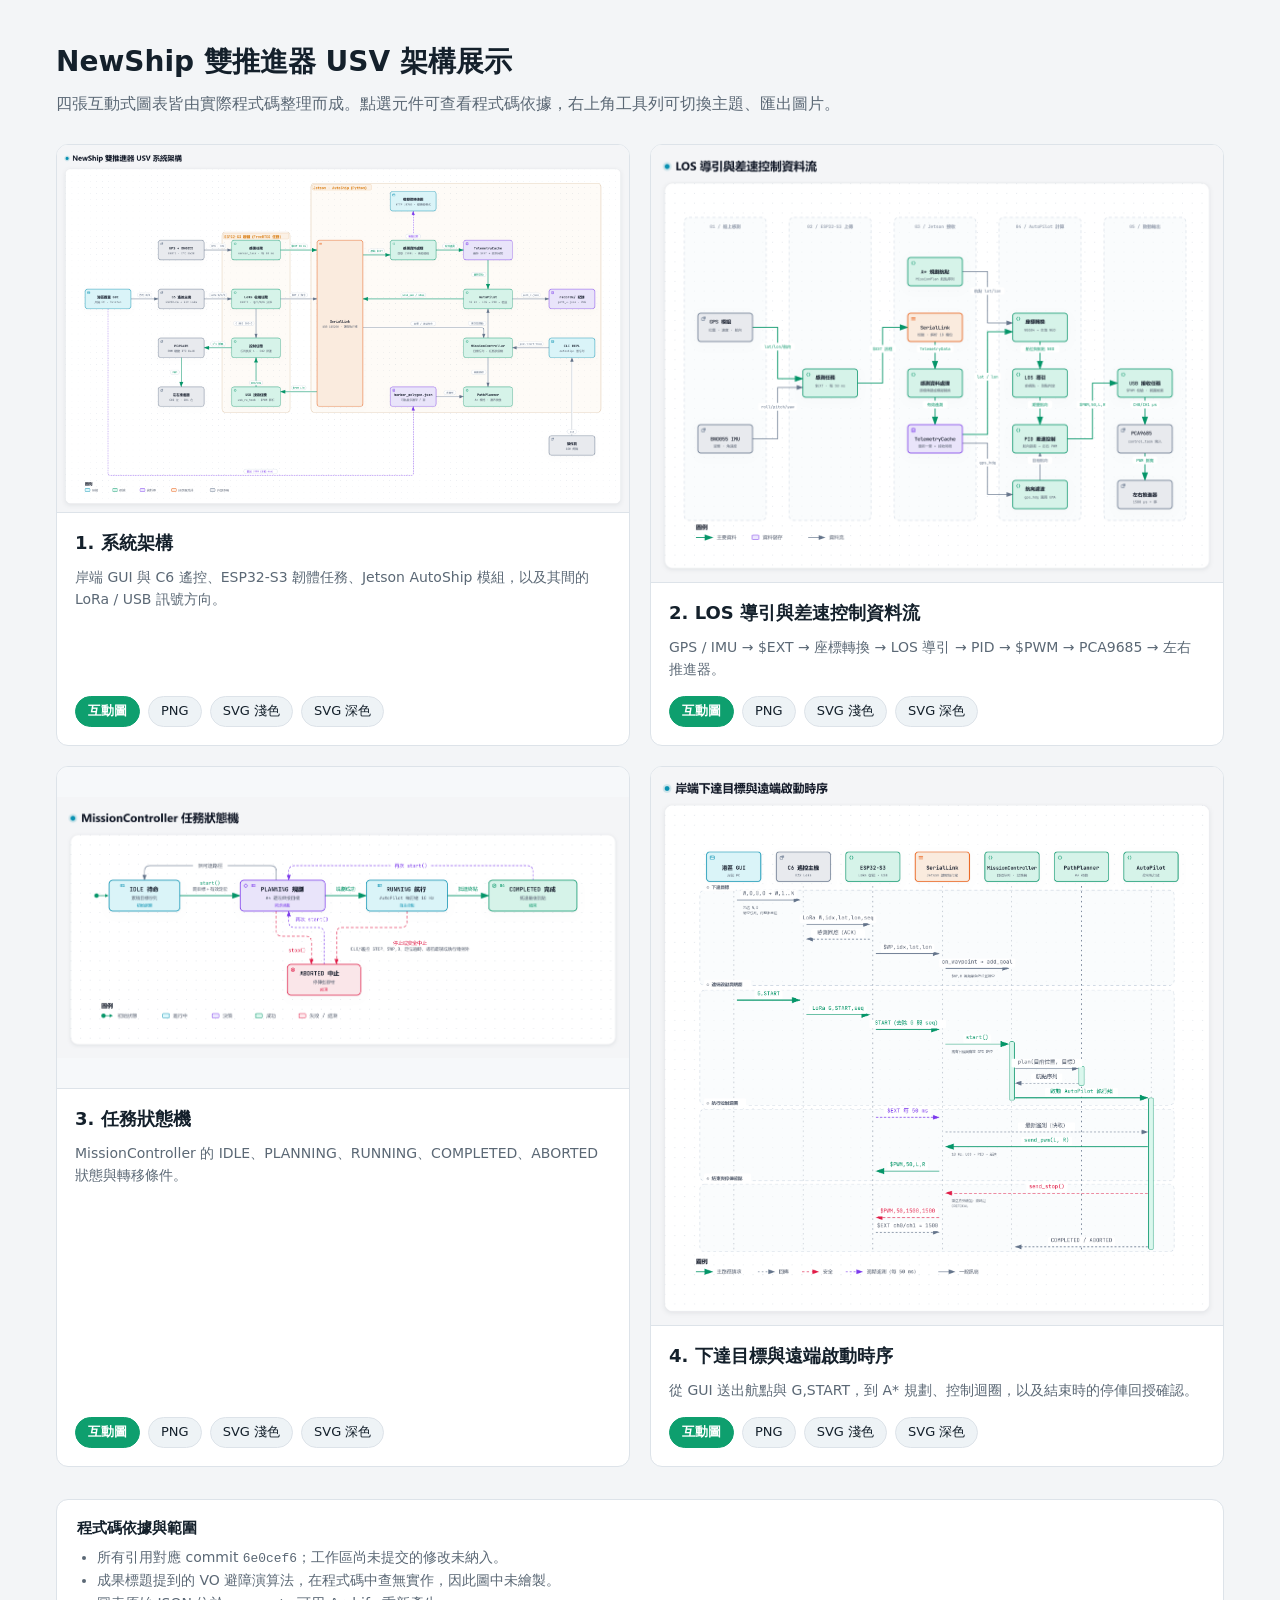
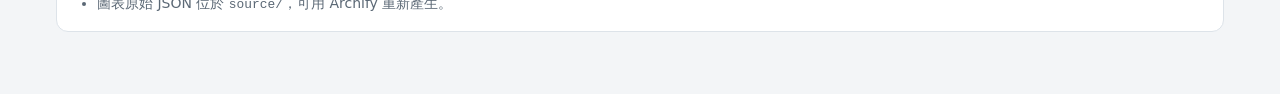
<file: index.html>
<!doctype html>
<html lang="zh-Hant-TW">
<head>
<meta charset="utf-8">
<meta name="viewport" content="width=device-width, initial-scale=1">
<title>NewShip 架構展示</title>
<style>
  :root {
    --bg: #f3f5f7; --panel: #ffffff; --ink: #14202b; --muted: #5b6875;
    --line: #dde3e9; --accent: #0e9f6e; --accent-ink: #ffffff; --chip: #eef3f6;
  }
  @media (prefers-color-scheme: dark) {
    :root:not([data-theme="light"]) {
      --bg: #0f151b; --panel: #172029; --ink: #e6edf3; --muted: #9aa7b4;
      --line: #273441; --accent: #34d399; --accent-ink: #062016; --chip: #1e2a35;
    }
  }
  :root[data-theme="dark"] {
    --bg: #0f151b; --panel: #172029; --ink: #e6edf3; --muted: #9aa7b4;
    --line: #273441; --accent: #34d399; --accent-ink: #062016; --chip: #1e2a35;
  }
  * { box-sizing: border-box; }
  body { margin: 0; background: var(--bg); color: var(--ink);
    font-family: "Noto Sans TC", "Microsoft JhengHei", system-ui, sans-serif; line-height: 1.6; }
  main { max-width: 1200px; margin: 0 auto; padding: 40px 16px 64px; }
  h1 { font-size: 28px; margin: 0 0 6px; }
  .lead { color: var(--muted); margin: 0 0 28px; }
  .grid { display: grid; grid-template-columns: repeat(auto-fill, minmax(min(100%, 540px), 1fr)); gap: 20px; }
  .card { background: var(--panel); border: 1px solid var(--line); border-radius: 12px; overflow: hidden;
    display: flex; flex-direction: column; }
  .thumb { aspect-ratio: 16 / 9; background: #f6f8fa; border-bottom: 1px solid var(--line);
    display: flex; align-items: center; justify-content: center; }
  .thumb img { max-width: 100%; max-height: 100%; object-fit: contain; }
  .body { padding: 16px 18px 18px; display: flex; flex-direction: column; gap: 8px; flex: 1; }
  .body h2 { font-size: 18px; margin: 0; }
  .body p { margin: 0; color: var(--muted); font-size: 14px; }
  .links { display: flex; flex-wrap: wrap; gap: 8px; margin-top: auto; padding-top: 8px; }
  .links a { font-size: 13px; text-decoration: none; color: var(--ink); background: var(--chip);
    border: 1px solid var(--line); border-radius: 999px; padding: 4px 12px; }
  .links a.primary { background: var(--accent); color: var(--accent-ink); border-color: var(--accent); font-weight: 600; }
  .note { margin-top: 32px; background: var(--panel); border: 1px solid var(--line); border-radius: 12px; padding: 16px 20px; font-size: 14px; }
  .note h3 { margin: 0 0 6px; font-size: 15px; }
  .note ul { margin: 0; padding-left: 20px; color: var(--muted); }
  code { font-family: ui-monospace, Consolas, monospace; font-size: 0.92em; }
</style>
</head>
<body>
<main>
  <h1>NewShip 雙推進器 USV 架構展示</h1>
  <p class="lead">四張互動式圖表皆由實際程式碼整理而成。點選元件可查看程式碼依據，右上角工具列可切換主題、匯出圖片。</p>

  <div class="grid">
    <article class="card">
      <div class="thumb"><img src="exports/01-system-architecture.png" alt="系統架構圖縮圖"></div>
      <div class="body">
        <h2>1. 系統架構</h2>
        <p>岸端 GUI 與 C6 遙控、ESP32-S3 韌體任務、Jetson AutoShip 模組，以及其間的 LoRa / USB 訊號方向。</p>
        <div class="links">
          <a class="primary" href="01-system-architecture.html">互動圖</a>
          <a href="exports/01-system-architecture.png">PNG</a>
          <a href="exports/01-system-architecture-light.svg">SVG 淺色</a>
          <a href="exports/01-system-architecture-dark.svg">SVG 深色</a>
        </div>
      </div>
    </article>
    <article class="card">
      <div class="thumb"><img src="exports/02-control-loop.png" alt="控制資料流縮圖"></div>
      <div class="body">
        <h2>2. LOS 導引與差速控制資料流</h2>
        <p>GPS / IMU → $EXT → 座標轉換 → LOS 導引 → PID → $PWM → PCA9685 → 左右推進器。</p>
        <div class="links">
          <a class="primary" href="02-control-loop.html">互動圖</a>
          <a href="exports/02-control-loop.png">PNG</a>
          <a href="exports/02-control-loop-light.svg">SVG 淺色</a>
          <a href="exports/02-control-loop-dark.svg">SVG 深色</a>
        </div>
      </div>
    </article>
    <article class="card">
      <div class="thumb"><img src="exports/03-mission-lifecycle.png" alt="任務狀態機縮圖"></div>
      <div class="body">
        <h2>3. 任務狀態機</h2>
        <p>MissionController 的 IDLE、PLANNING、RUNNING、COMPLETED、ABORTED 狀態與轉移條件。</p>
        <div class="links">
          <a class="primary" href="03-mission-lifecycle.html">互動圖</a>
          <a href="exports/03-mission-lifecycle.png">PNG</a>
          <a href="exports/03-mission-lifecycle-light.svg">SVG 淺色</a>
          <a href="exports/03-mission-lifecycle-dark.svg">SVG 深色</a>
        </div>
      </div>
    </article>
    <article class="card">
      <div class="thumb"><img src="exports/04-remote-start-sequence.png" alt="遠端啟動時序縮圖"></div>
      <div class="body">
        <h2>4. 下達目標與遠端啟動時序</h2>
        <p>從 GUI 送出航點與 G,START，到 A* 規劃、控制迴圈，以及結束時的停俥回授確認。</p>
        <div class="links">
          <a class="primary" href="04-remote-start-sequence.html">互動圖</a>
          <a href="exports/04-remote-start-sequence.png">PNG</a>
          <a href="exports/04-remote-start-sequence-light.svg">SVG 淺色</a>
          <a href="exports/04-remote-start-sequence-dark.svg">SVG 深色</a>
        </div>
      </div>
    </article>
  </div>

  <section class="note">
    <h3>程式碼依據與範圍</h3>
    <ul>
      <li>所有引用對應 commit <code>6e0cef6</code>；工作區尚未提交的修改未納入。</li>
      <li>成果標題提到的 VO 避障演算法，在程式碼中查無實作，因此圖中未繪製。</li>
      <li>圖表原始 JSON 位於 <code>source/</code>，可用 Archify 重新產生。</li>
    </ul>
  </section>
</main>
</body>
</html>
</file>
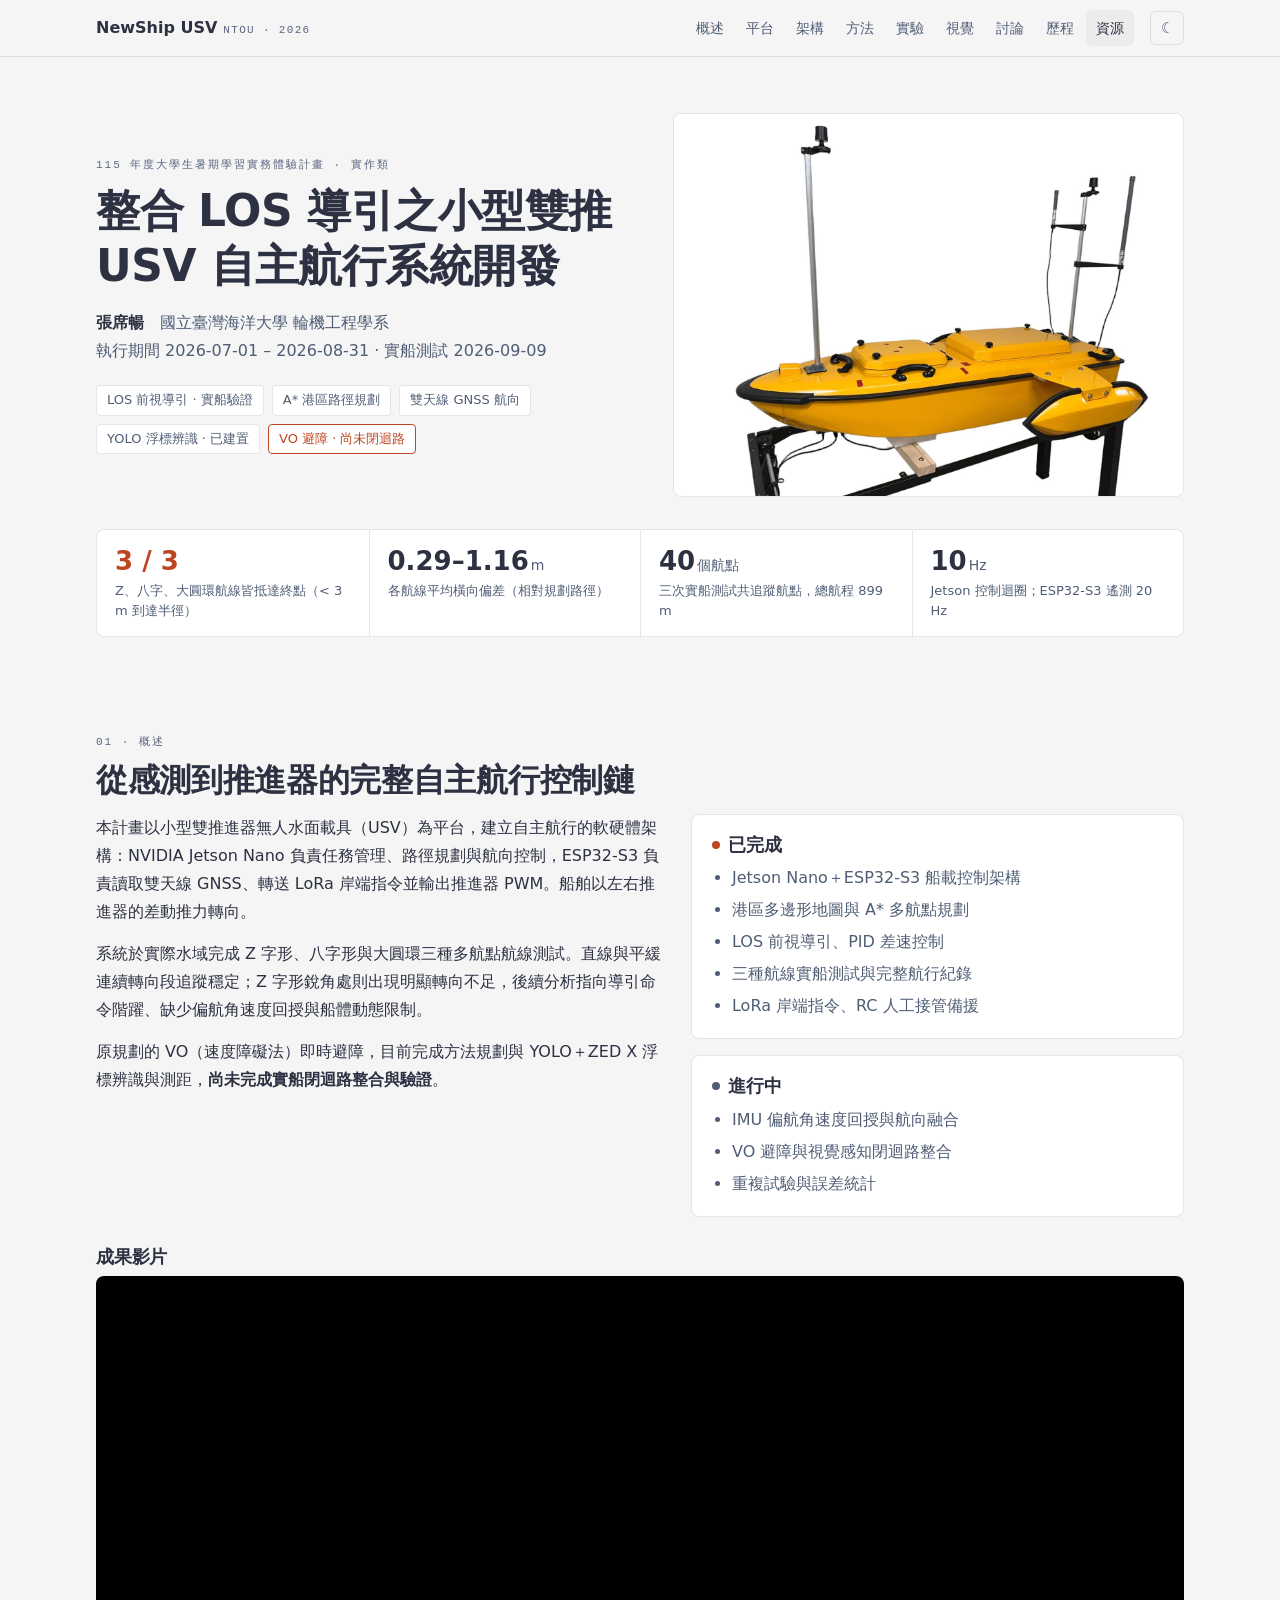
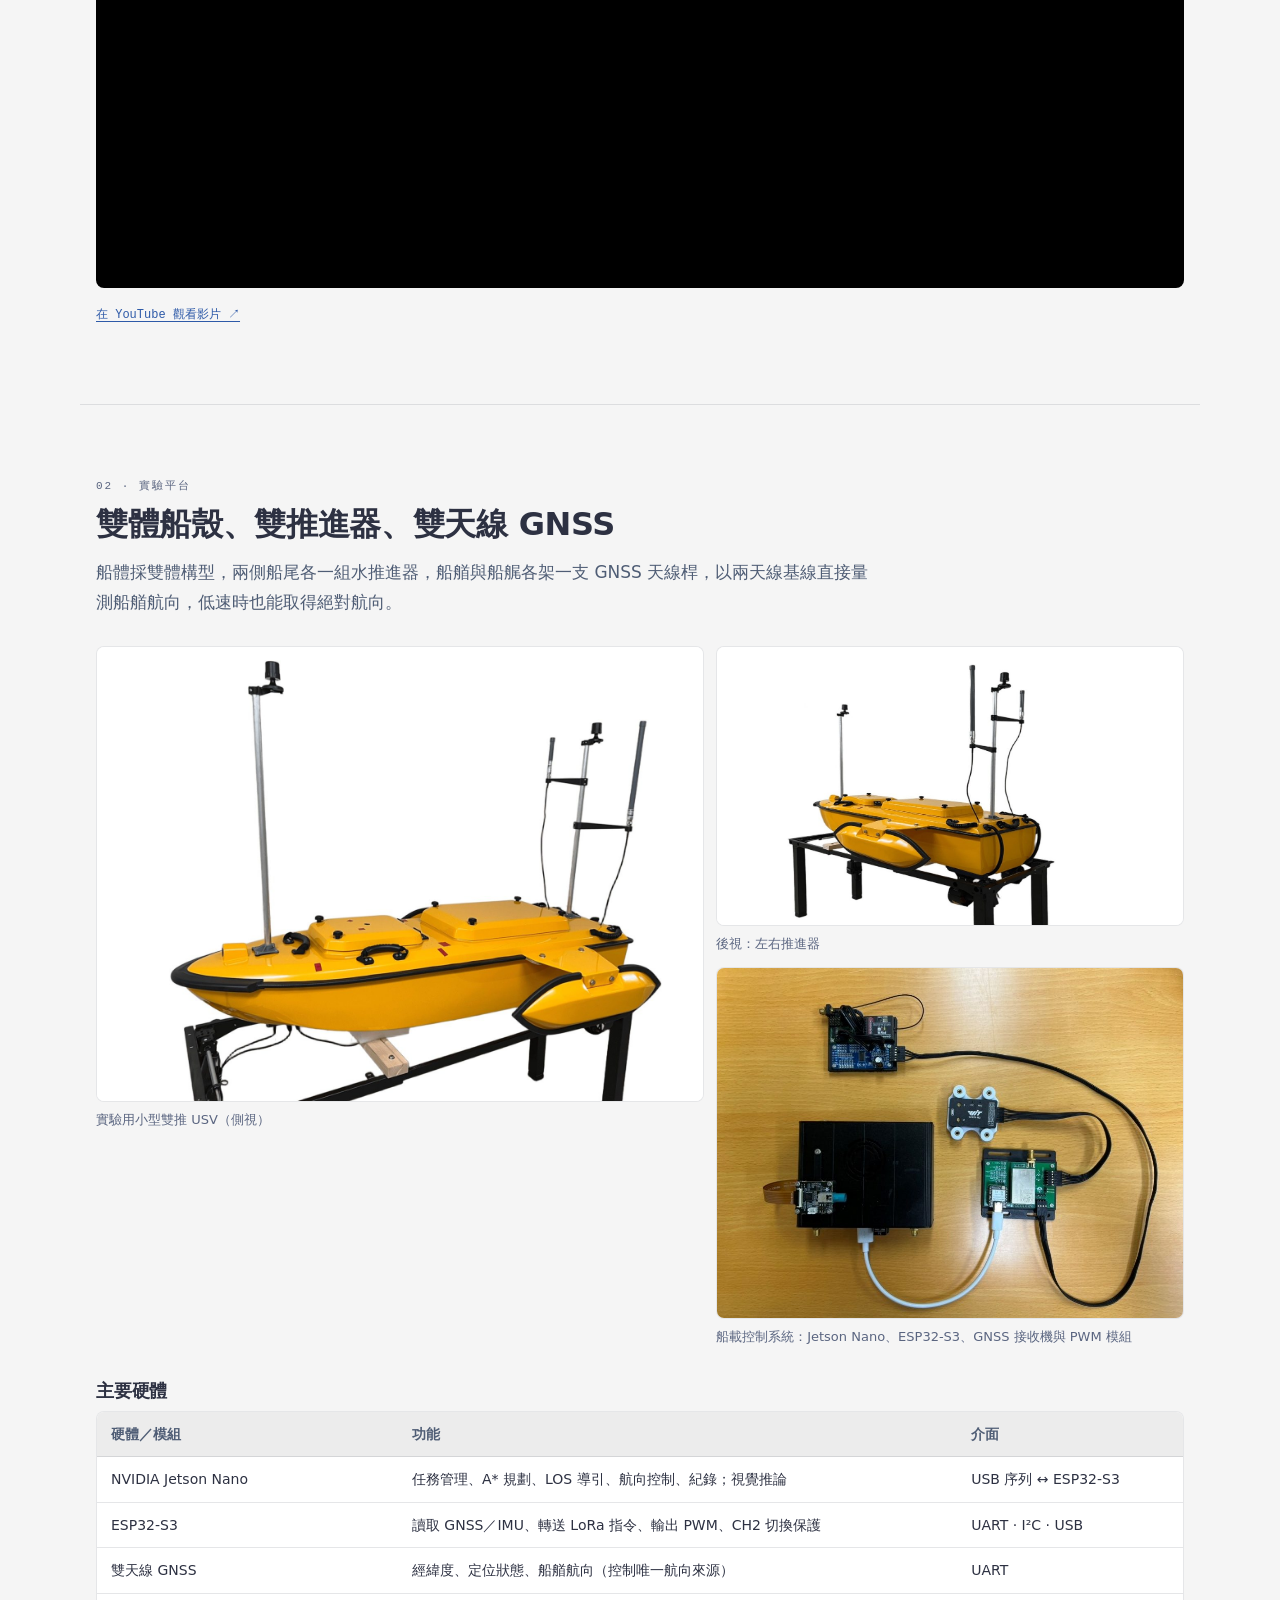
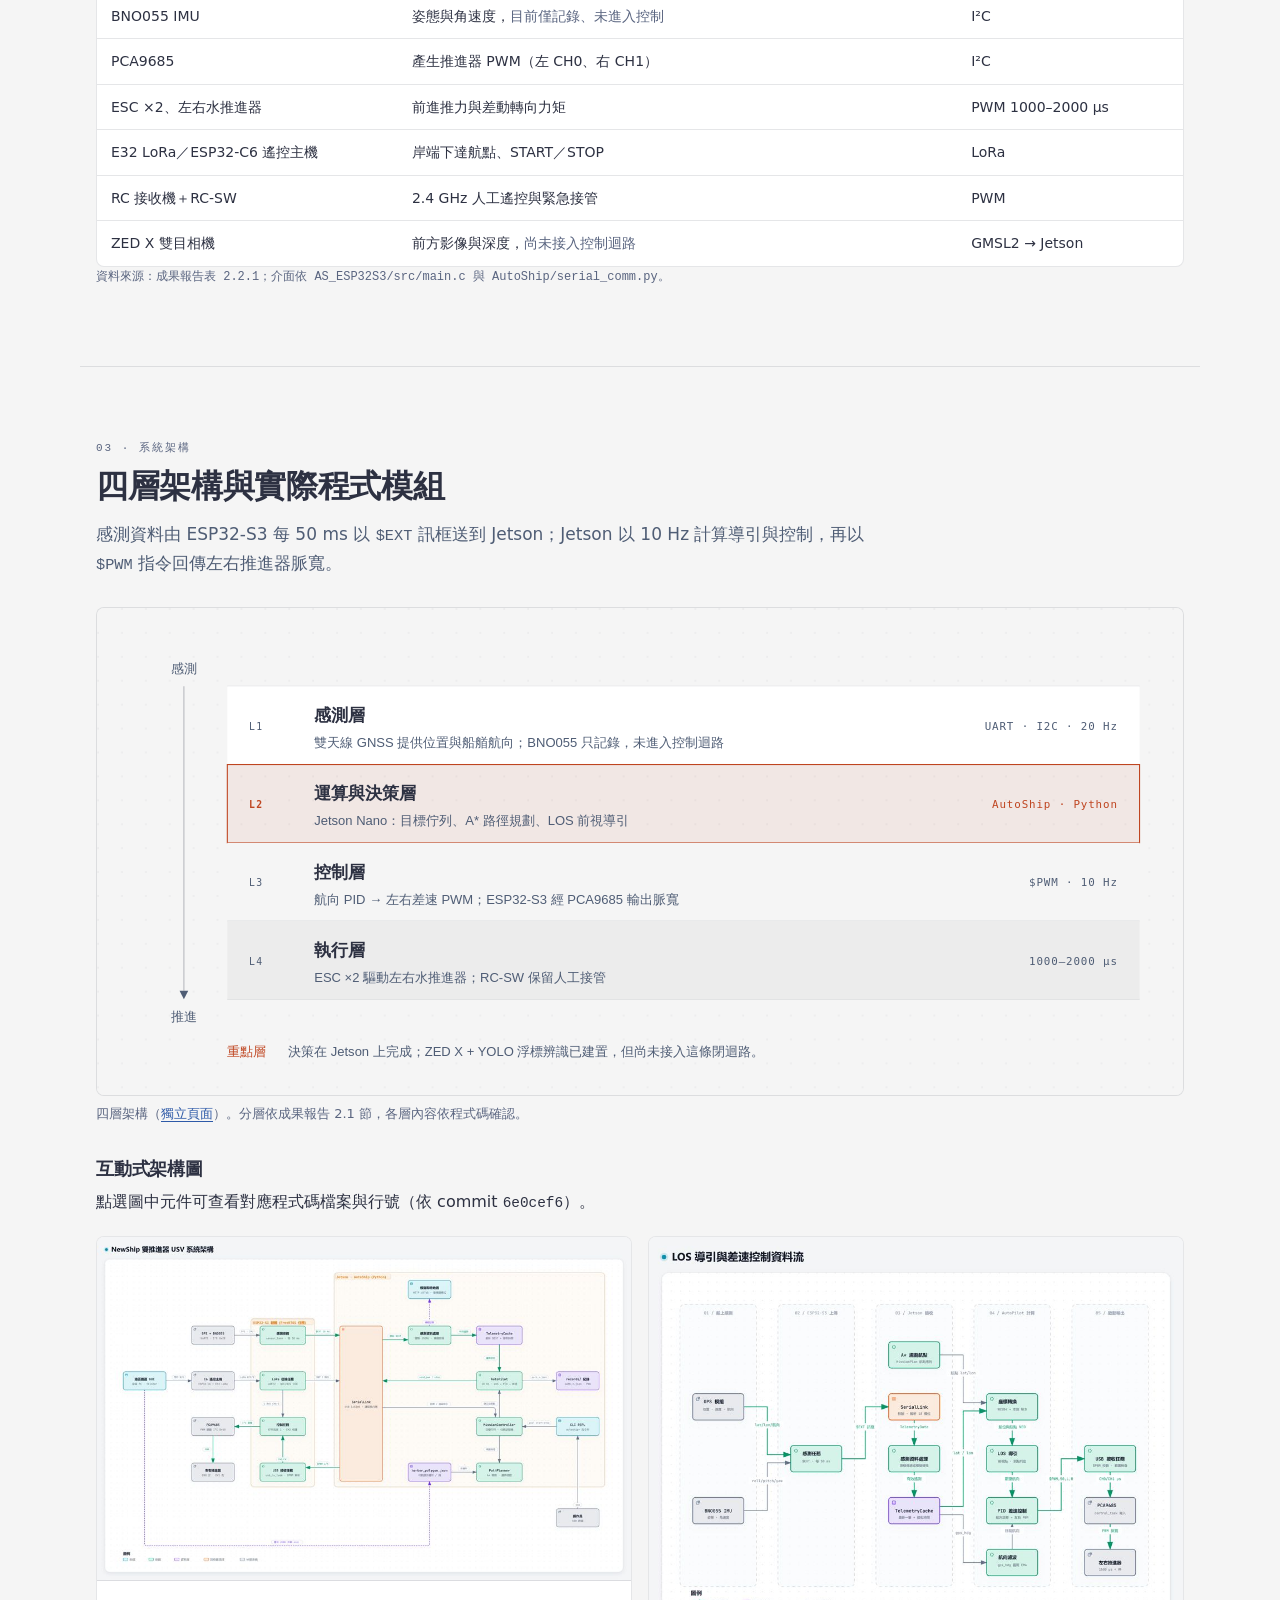
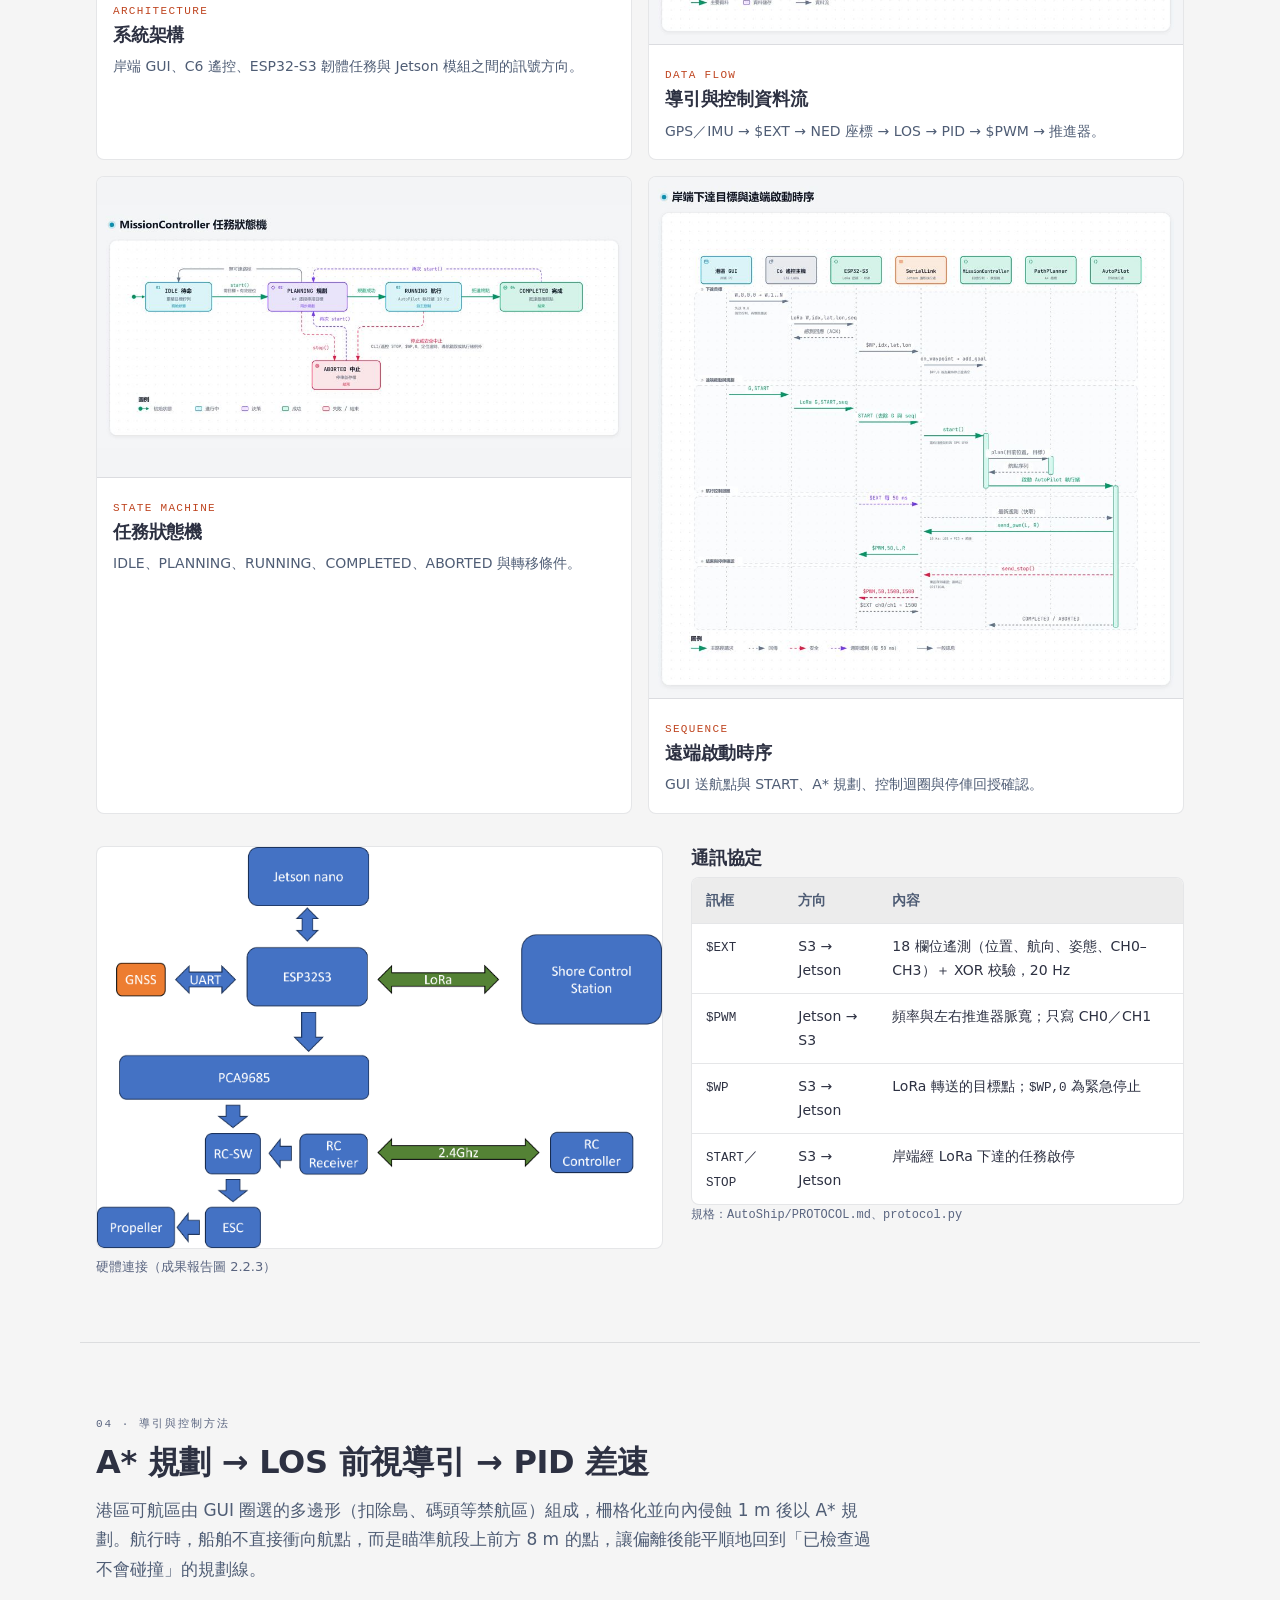
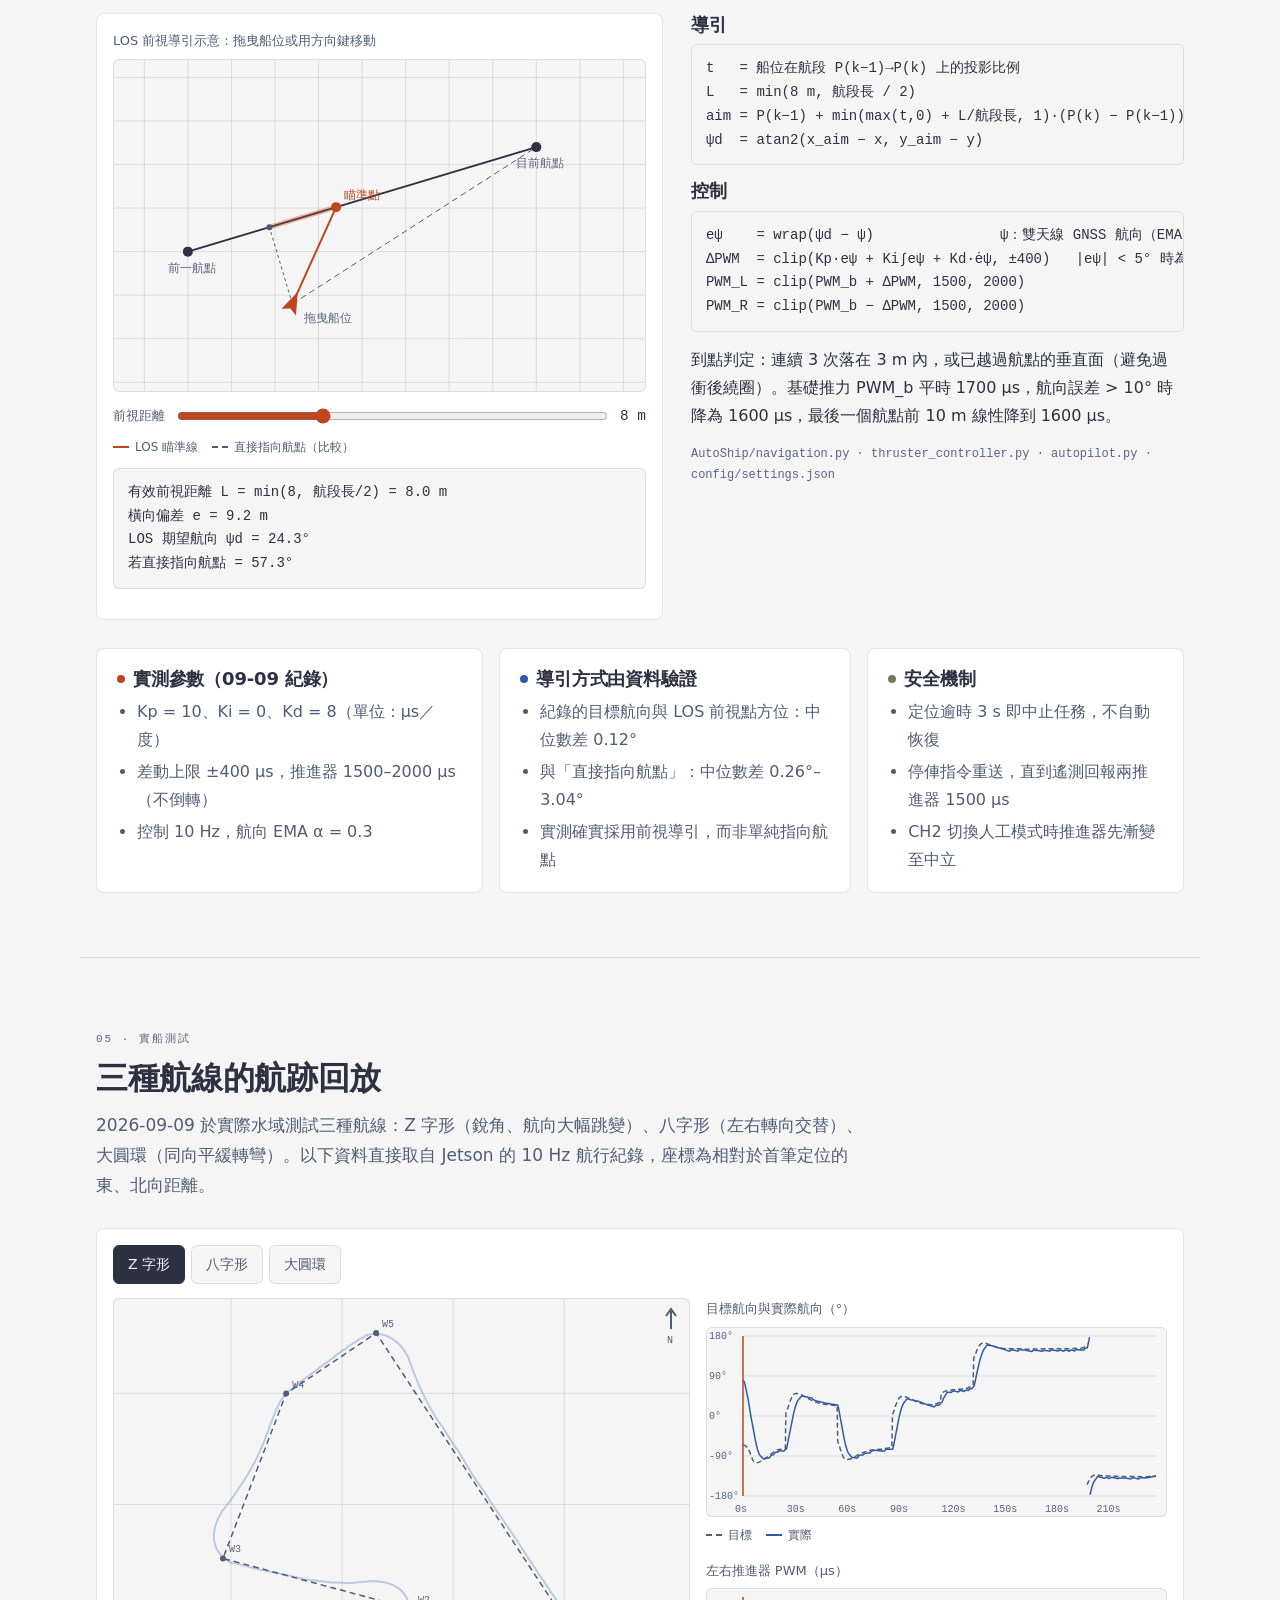
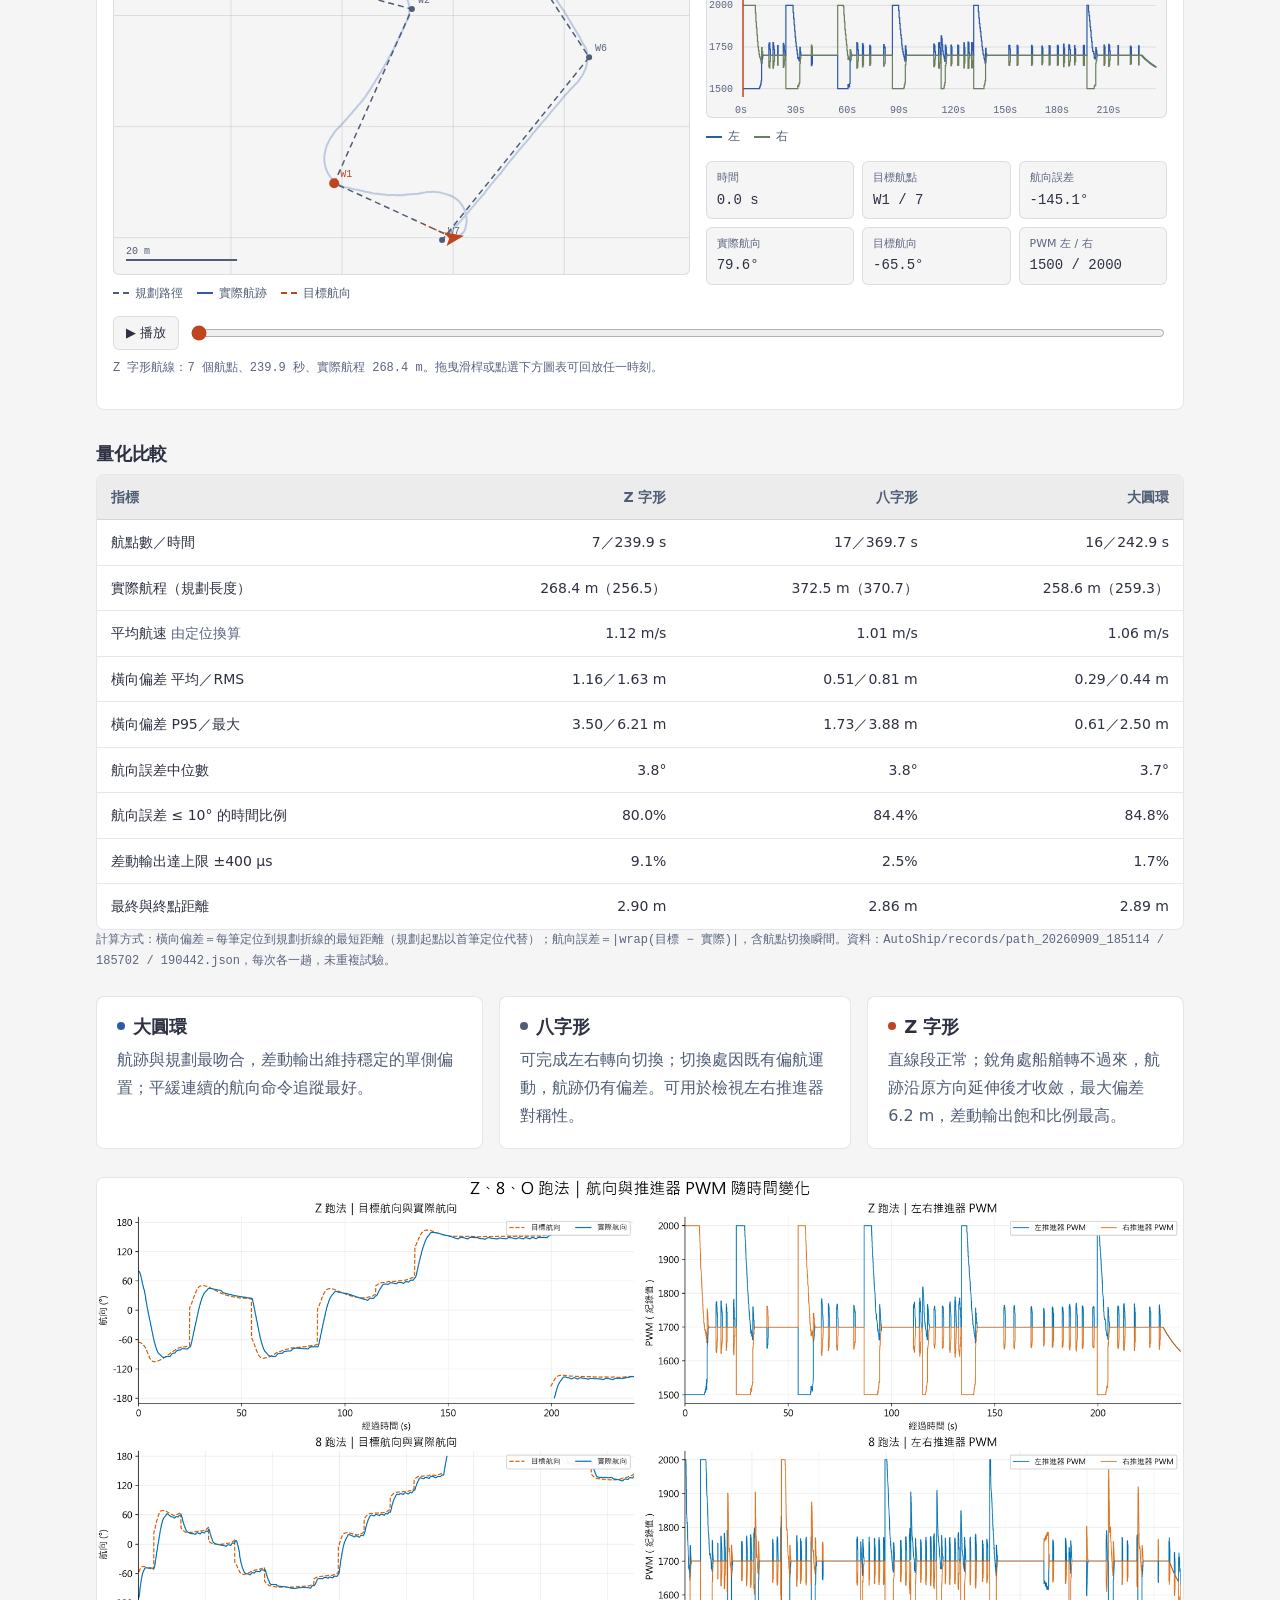
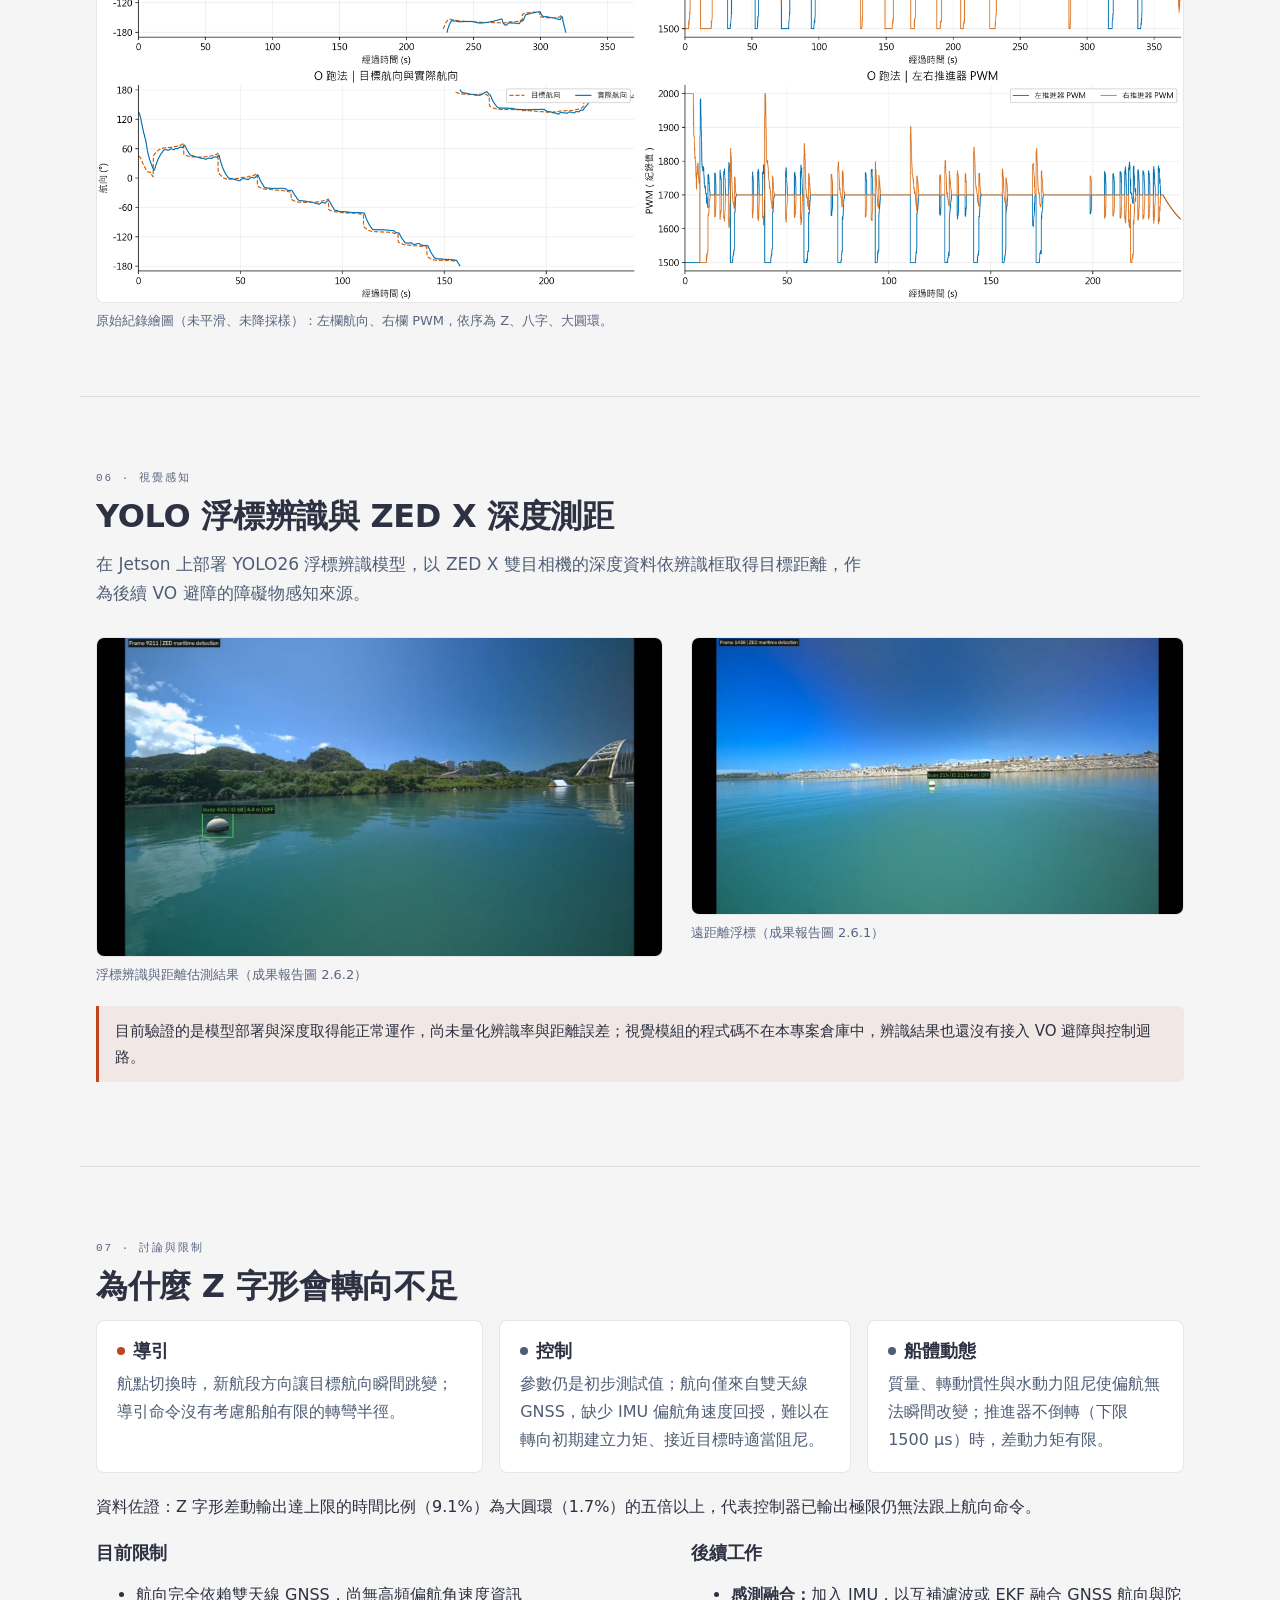
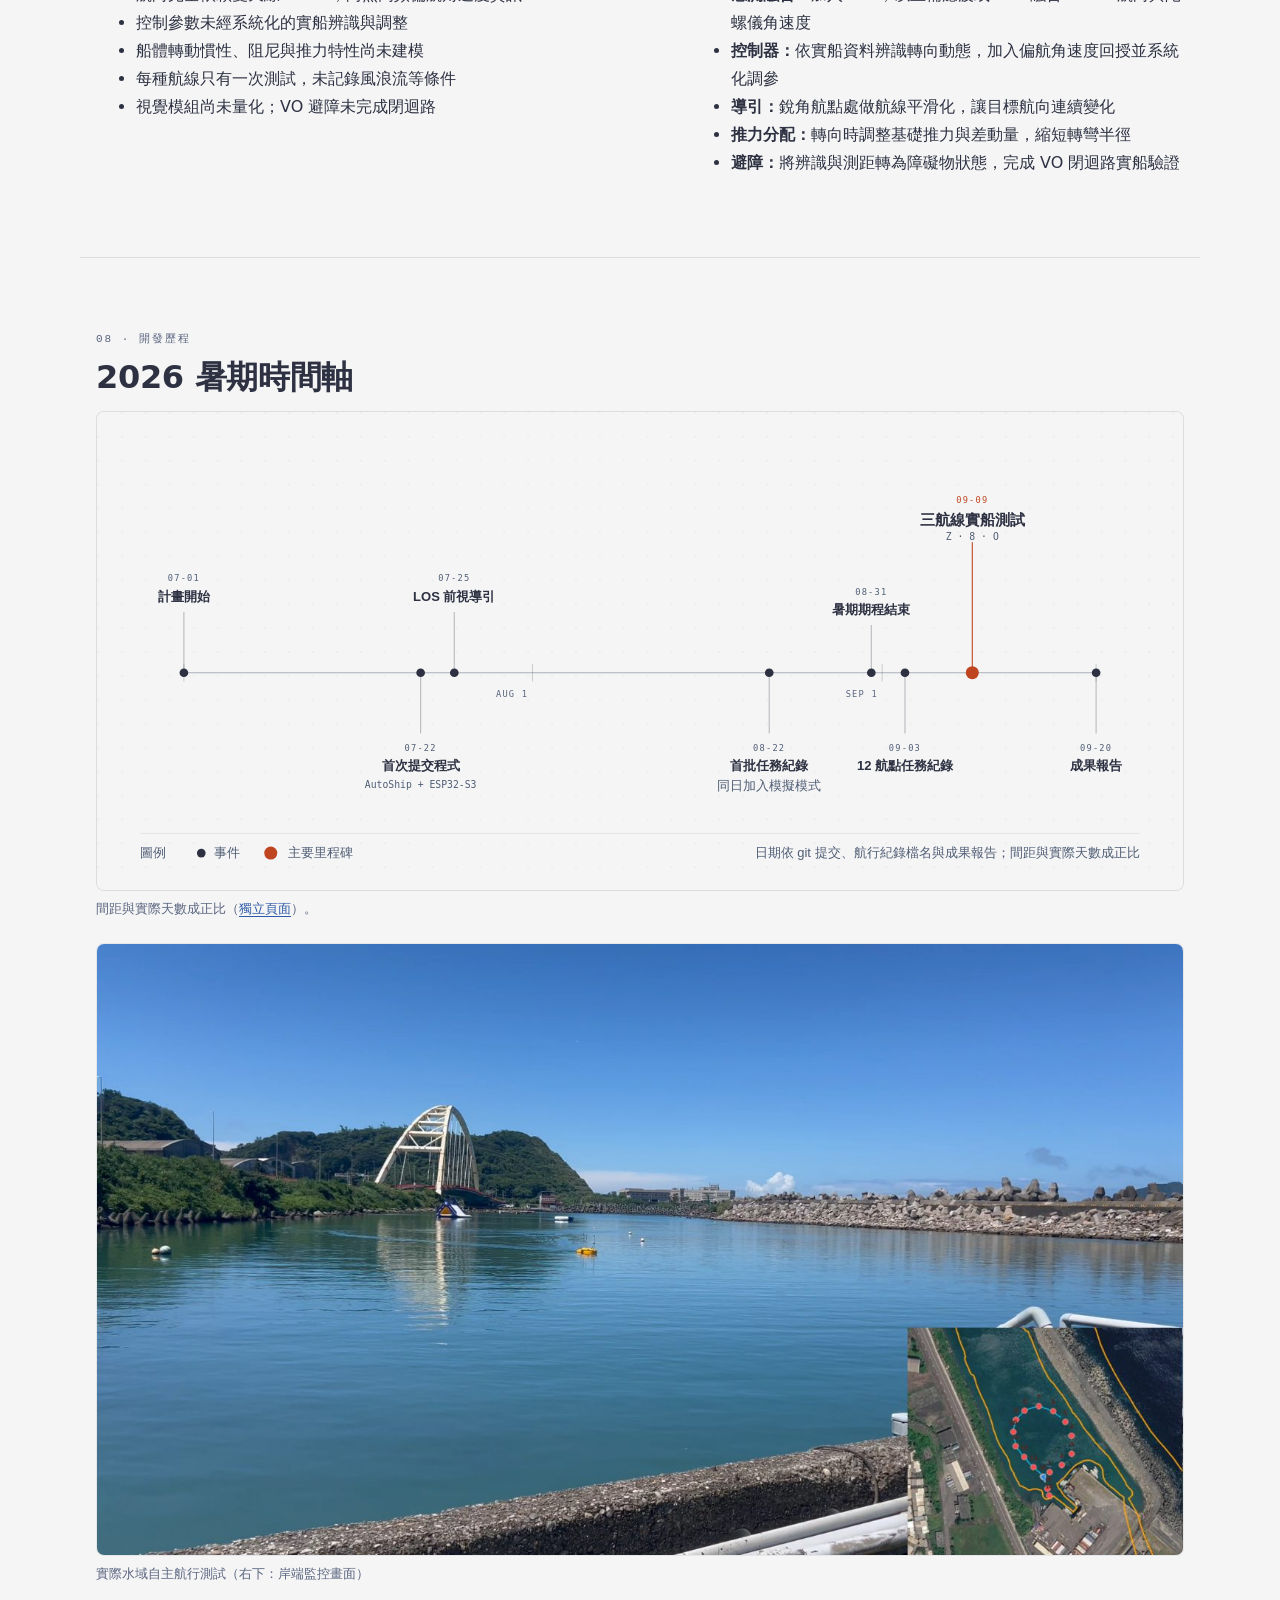
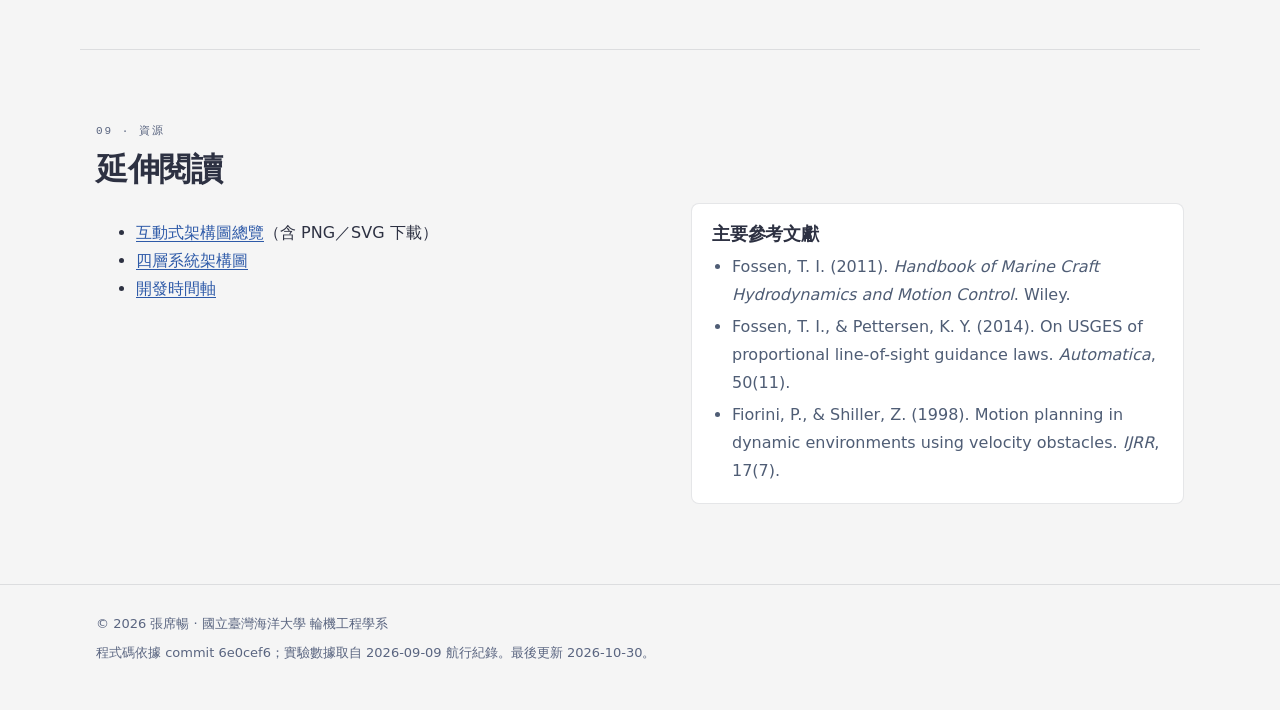
<file: docs/index.html>
<!doctype html>
<html lang="zh-Hant-TW">
<head>
  <meta charset="utf-8">
  <meta name="viewport" content="width=device-width, initial-scale=1">
  <title>雙推 USV 自主航行系統｜張席暢</title>
  <meta name="description" content="國立臺灣海洋大學輪機工程學系大學生暑期實作計畫：小型雙推無人水面載具（USV）自主航行系統之軟硬體整合與三種航線實船驗證。">
  <meta name="author" content="張席暢">
  <meta property="og:title" content="小型雙推 USV 自主航行系統開發">
  <meta property="og:description" content="Jetson Nano + ESP32-S3、雙天線 GNSS、A* 規劃與 LOS 前視導引，完成 Z／八字／大圓環三種航線實船測試。">
  <meta property="og:type" content="website">
  <meta property="og:image" content="assets/img/usv-side.jpg">
  <meta name="theme-color" content="#f5f5f5">
  <link rel="icon" href="data:image/svg+xml,%3Csvg xmlns='http://www.w3.org/2000/svg' viewBox='0 0 32 32'%3E%3Crect width='32' height='32' rx='6' fill='%232d3142'/%3E%3Cpath d='M6 20h20l-3 5H9z' fill='%23f5f5f5'/%3E%3Cpath d='M15 6v12h-6z' fill='%23bf4520'/%3E%3C/svg%3E">
  <link rel="stylesheet" href="assets/css/site.css">
</head>
<body>
<a class="skip" href="#main">跳到主要內容</a>

<header class="topbar">
  <div class="topbar-inner">
    <a class="brand" href="#top">NewShip USV<small>NTOU · 2026</small></a>
    <nav class="nav" aria-label="章節">
      <a href="#overview">概述</a>
      <a href="#platform">平台</a>
      <a href="#architecture">架構</a>
      <a href="#method">方法</a>
      <a href="#trials">實驗</a>
      <a href="#vision">視覺</a>
      <a href="#discussion">討論</a>
      <a href="#timeline">歷程</a>
      <a href="#resources">資源</a>
    </nav>
    <button class="theme-btn" id="theme-btn" type="button" aria-label="切換主題">☾</button>
  </div>
</header>

<main id="main">
  <!-- ── Hero ─────────────────────────────────────────── -->
  <section class="hero" id="top">
    <div class="hero-grid">
      <div>
        <p class="eyebrow">115 年度大學生暑期學習實務體驗計畫 · 實作類</p>
        <h1>整合 LOS 導引之小型雙推 USV 自主航行系統開發</h1>
        <p class="who"><strong>張席暢</strong>　國立臺灣海洋大學 輪機工程學系<br>
          執行期間 2026-07-01 – 2026-08-31 · 實船測試 2026-09-09</p>
        <div class="chips">
          <span class="chip">LOS 前視導引 · 實船驗證</span>
          <span class="chip">A* 港區路徑規劃</span>
          <span class="chip">雙天線 GNSS 航向</span>
          <span class="chip">YOLO 浮標辨識 · 已建置</span>
          <span class="chip accent">VO 避障 · 尚未閉迴路</span>
        </div>
      </div>
      <figure class="hero-photo">
        <img src="assets/img/usv-side.jpg" width="1477" height="1108" alt="黃色雙體小型 USV 側視，船艏與船艉各有 GNSS 天線桿">
      </figure>
    </div>

    <div class="stats" role="list">
      <div class="stat focal" role="listitem"><div class="num">3 / 3</div><div class="lbl">Z、八字、大圓環航線皆抵達終點（&lt; 3 m 到達半徑）</div></div>
      <div class="stat" role="listitem"><div class="num">0.29–1.16<small>m</small></div><div class="lbl">各航線平均橫向偏差（相對規劃路徑）</div></div>
      <div class="stat" role="listitem"><div class="num">40<small>個航點</small></div><div class="lbl">三次實船測試共追蹤航點，總航程 899 m</div></div>
      <div class="stat" role="listitem"><div class="num">10<small>Hz</small></div><div class="lbl">Jetson 控制迴圈；ESP32-S3 遙測 20 Hz</div></div>
    </div>
  </section>

  <!-- ── Overview ─────────────────────────────────────── -->
  <section class="section" id="overview">
    <p class="eyebrow">01 · 概述</p>
    <h2>從感測到推進器的完整自主航行控制鏈</h2>
    <div class="grid-2">
      <div>
        <p>本計畫以小型雙推進器無人水面載具（USV）為平台，建立自主航行的軟硬體架構：NVIDIA Jetson Nano 負責任務管理、路徑規劃與航向控制，ESP32-S3 負責讀取雙天線 GNSS、轉送 LoRa 岸端指令並輸出推進器 PWM。船舶以左右推進器的差動推力轉向。</p>
        <p>系統於實際水域完成 Z 字形、八字形與大圓環三種多航點航線測試。直線與平緩連續轉向段追蹤穩定；Z 字形銳角處則出現明顯轉向不足，後續分析指向導引命令階躍、缺少偏航角速度回授與船體動態限制。</p>
        <p>原規劃的 VO（速度障礙法）即時避障，目前完成方法規劃與 YOLO＋ZED X 浮標辨識與測距，<strong>尚未完成實船閉迴路整合與驗證</strong>。</p>
      </div>
      <div class="grid-3" style="grid-template-columns:minmax(0, 1fr)">
        <div class="card"><h3><span class="dot accent"></span>已完成</h3>
          <ul>
            <li>Jetson Nano＋ESP32-S3 船載控制架構</li>
            <li>港區多邊形地圖與 A* 多航點規劃</li>
            <li>LOS 前視導引、PID 差速控制</li>
            <li>三種航線實船測試與完整航行紀錄</li>
            <li>LoRa 岸端指令、RC 人工接管備援</li>
          </ul>
        </div>
        <div class="card"><h3><span class="dot"></span>進行中</h3>
          <ul>
            <li>IMU 偏航角速度回授與航向融合</li>
            <li>VO 避障與視覺感知閉迴路整合</li>
            <li>重複試驗與誤差統計</li>
          </ul>
        </div>
      </div>
    </div>
    <div id="video-block" hidden>
      <h3 style="margin-top:28px">成果影片</h3>
      <div id="video-holder"></div>
    </div>
  </section>

  <!-- ── Platform ─────────────────────────────────────── -->
  <section class="section" id="platform">
    <p class="eyebrow">02 · 實驗平台</p>
    <h2>雙體船殼、雙推進器、雙天線 GNSS</h2>
    <p class="lede">船體採雙體構型，兩側船尾各一組水推進器，船艏與船艉各架一支 GNSS 天線桿，以兩天線基線直接量測船艏航向，低速時也能取得絕對航向。</p>
    <div class="gallery">
      <figure>
        <a href="assets/img/usv-side.jpg"><img src="assets/img/usv-side.jpg" width="1477" height="1108" loading="lazy" alt="USV 平台側視"></a>
        <figcaption>實驗用小型雙推 USV（側視）</figcaption>
      </figure>
      <figure>
        <a href="assets/img/usv-rear.jpg"><img src="assets/img/usv-rear.jpg" width="1321" height="791" loading="lazy" alt="USV 平台後視，可見兩具推進器"></a>
        <figcaption>後視：左右推進器</figcaption>
      </figure>
      <figure>
        <a href="assets/img/control-box.jpg"><img src="assets/img/control-box.jpg" width="908" height="681" loading="lazy" alt="桌面上的 Jetson Nano、ESP32-S3、GNSS 接收機與 PWM 模組"></a>
        <figcaption>船載控制系統：Jetson Nano、ESP32-S3、GNSS 接收機與 PWM 模組</figcaption>
      </figure>
    </div>

    <h3 style="margin-top:32px">主要硬體</h3>
    <div class="table-wrap">
      <table>
        <thead><tr><th>硬體／模組</th><th>功能</th><th>介面</th></tr></thead>
        <tbody>
          <tr><td>NVIDIA Jetson Nano</td><td>任務管理、A* 規劃、LOS 導引、航向控制、紀錄；視覺推論</td><td>USB 序列 ↔ ESP32-S3</td></tr>
          <tr><td>ESP32-S3</td><td>讀取 GNSS／IMU、轉送 LoRa 指令、輸出 PWM、CH2 切換保護</td><td>UART · I²C · USB</td></tr>
          <tr><td>雙天線 GNSS</td><td>經緯度、定位狀態、船艏航向（控制唯一航向來源）</td><td>UART</td></tr>
          <tr><td>BNO055 IMU</td><td>姿態與角速度，<span class="muted">目前僅記錄、未進入控制</span></td><td>I²C</td></tr>
          <tr><td>PCA9685</td><td>產生推進器 PWM（左 CH0、右 CH1）</td><td>I²C</td></tr>
          <tr><td>ESC ×2、左右水推進器</td><td>前進推力與差動轉向力矩</td><td>PWM 1000–2000 µs</td></tr>
          <tr><td>E32 LoRa／ESP32-C6 遙控主機</td><td>岸端下達航點、START／STOP</td><td>LoRa</td></tr>
          <tr><td>RC 接收機＋RC-SW</td><td>2.4 GHz 人工遙控與緊急接管</td><td>PWM</td></tr>
          <tr><td>ZED X 雙目相機</td><td>前方影像與深度，<span class="muted">尚未接入控制迴路</span></td><td>GMSL2 → Jetson</td></tr>
        </tbody>
      </table>
    </div>
    <p class="source">資料來源：成果報告表 2.2.1；介面依 AS_ESP32S3/src/main.c 與 AutoShip/serial_comm.py。</p>
  </section>

  <!-- ── Architecture ─────────────────────────────────── -->
  <section class="section" id="architecture">
    <p class="eyebrow">03 · 系統架構</p>
    <h2>四層架構與實際程式模組</h2>
    <p class="lede">感測資料由 ESP32-S3 每 50 ms 以 <code>$EXT</code> 訊框送到 Jetson；Jetson 以 10 Hz 計算導引與控制，再以 <code>$PWM</code> 指令回傳左右推進器脈寬。</p>
    <figure>
      <div class="diagram-scroll"><img src="diagrams/usv-layers.svg" width="1000" height="448" alt="USV 四層系統架構：感測層、運算與決策層、控制層、執行層"></div>
      <figcaption>四層架構（<a href="diagrams/usv-layers.html">獨立頁面</a>）。分層依成果報告 2.1 節，各層內容依程式碼確認。</figcaption>
    </figure>

    <h3 style="margin-top:32px">互動式架構圖</h3>
    <p>點選圖中元件可查看對應程式碼檔案與行號（依 commit <code>6e0cef6</code>）。</p>
    <div class="arch-grid">
      <a class="arch-card" href="architecture/01-system-architecture.html">
        <div class="thumb"><img src="assets/img/arch-01-system-architecture.jpg" width="960" height="616" loading="lazy" alt="系統架構圖縮圖"></div>
        <div class="body"><span class="tag">ARCHITECTURE</span><h3>系統架構</h3><p>岸端 GUI、C6 遙控、ESP32-S3 韌體任務與 Jetson 模組之間的訊號方向。</p></div>
      </a>
      <a class="arch-card" href="architecture/02-control-loop.html">
        <div class="thumb"><img src="assets/img/arch-02-control-loop.jpg" width="960" height="732" loading="lazy" alt="控制資料流縮圖"></div>
        <div class="body"><span class="tag">DATA FLOW</span><h3>導引與控制資料流</h3><p>GPS／IMU → $EXT → NED 座標 → LOS → PID → $PWM → 推進器。</p></div>
      </a>
      <a class="arch-card" href="architecture/03-mission-lifecycle.html">
        <div class="thumb"><img src="assets/img/arch-03-mission-lifecycle.jpg" width="960" height="437" loading="lazy" alt="任務狀態機縮圖"></div>
        <div class="body"><span class="tag">STATE MACHINE</span><h3>任務狀態機</h3><p>IDLE、PLANNING、RUNNING、COMPLETED、ABORTED 與轉移條件。</p></div>
      </a>
      <a class="arch-card" href="architecture/04-remote-start-sequence.html">
        <div class="thumb"><img src="assets/img/arch-04-remote-start-sequence.jpg" width="960" height="936" loading="lazy" alt="遠端啟動時序縮圖"></div>
        <div class="body"><span class="tag">SEQUENCE</span><h3>遠端啟動時序</h3><p>GUI 送航點與 START、A* 規劃、控制迴圈與停俥回授確認。</p></div>
      </a>
    </div>

    <div class="grid-2" style="margin-top:32px">
      <figure>
        <div class="figure-frame"><img src="assets/img/hardware-diagram.png" width="1473" height="1046" loading="lazy" alt="硬體架構圖：Jetson Nano、ESP32S3、GNSS、PCA9685、RC-SW、ESC、推進器、LoRa 岸端站與 RC 遙控器"></div>
        <figcaption>硬體連接（成果報告圖 2.2.3）</figcaption>
      </figure>
      <div>
        <h3>通訊協定</h3>
        <div class="table-wrap">
          <table>
            <thead><tr><th>訊框</th><th>方向</th><th>內容</th></tr></thead>
            <tbody>
              <tr><td><code>$EXT</code></td><td>S3 → Jetson</td><td>18 欄位遙測（位置、航向、姿態、CH0–CH3）＋ XOR 校驗，20 Hz</td></tr>
              <tr><td><code>$PWM</code></td><td>Jetson → S3</td><td>頻率與左右推進器脈寬；只寫 CH0／CH1</td></tr>
              <tr><td><code>$WP</code></td><td>S3 → Jetson</td><td>LoRa 轉送的目標點；<code>$WP,0</code> 為緊急停止</td></tr>
              <tr><td><code>START</code>／<code>STOP</code></td><td>S3 → Jetson</td><td>岸端經 LoRa 下達的任務啟停</td></tr>
            </tbody>
          </table>
        </div>
        <p class="source">規格：AutoShip/PROTOCOL.md、protocol.py</p>
      </div>
    </div>
  </section>

  <!-- ── Method ───────────────────────────────────────── -->
  <section class="section" id="method">
    <p class="eyebrow">04 · 導引與控制方法</p>
    <h2>A* 規劃 → LOS 前視導引 → PID 差速</h2>
    <p class="lede">港區可航區由 GUI 圈選的多邊形（扣除島、碼頭等禁航區）組成，柵格化並向內侵蝕 1 m 後以 A* 規劃。航行時，船舶不直接衝向航點，而是瞄準航段上前方 8 m 的點，讓偏離後能平順地回到「已檢查過不會碰撞」的規劃線。</p>

    <div class="grid-2">
      <div class="panel los-demo">
        <p class="chart-title">LOS 前視導引示意：拖曳船位或用方向鍵移動</p>
        <div class="canvas-box"><canvas id="los-canvas" tabindex="0" role="img" aria-label="LOS 前視導引互動示意圖：船舶瞄準航段上的前視點"></canvas></div>
        <div class="controls">
          <label for="los-look" style="font-size:13px;color:var(--muted)">前視距離</label>
          <input id="los-look" type="range" min="2" max="20" step="1" value="8">
          <output id="los-look-out" class="mono">8 m</output>
        </div>
        <p class="legend"><span><i style="border-color:var(--accent)"></i>LOS 瞄準線</span><span><i class="dash" style="border-color:var(--muted)"></i>直接指向航點（比較）</span></p>
        <pre class="formula" id="los-readout" aria-live="polite" style="margin-top:10px"></pre>
      </div>
      <div>
        <h3>導引</h3>
<pre class="formula">t   = 船位在航段 P(k−1)→P(k) 上的投影比例
L   = min(8 m, 航段長 / 2)
aim = P(k−1) + min(max(t,0) + L/航段長, 1)·(P(k) − P(k−1))
ψd  = atan2(x_aim − x, y_aim − y)</pre>
        <h3>控制</h3>
<pre class="formula">eψ    = wrap(ψd − ψ)               ψ：雙天線 GNSS 航向（EMA 平滑）
ΔPWM  = clip(Kp·eψ + Ki∫eψ + Kd·ėψ, ±400)   |eψ| &lt; 5° 時為 0
PWM_L = clip(PWM_b + ΔPWM, 1500, 2000)
PWM_R = clip(PWM_b − ΔPWM, 1500, 2000)</pre>
        <p>到點判定：連續 3 次落在 3 m 內，或已越過航點的垂直面（避免過衝後繞圈）。基礎推力 PWM_b 平時 1700 µs，航向誤差 &gt; 10° 時降為 1600 µs，最後一個航點前 10 m 線性降到 1600 µs。</p>
        <p class="source">AutoShip/navigation.py · thruster_controller.py · autopilot.py · config/settings.json</p>
      </div>
    </div>

    <div class="grid-3" style="margin-top:28px">
      <div class="card">
        <h3><span class="dot accent"></span>實測參數（09-09 紀錄）</h3>
        <ul>
          <li>Kp = 10、Ki = 0、Kd = 8（單位：µs／度）</li>
          <li>差動上限 ±400 µs，推進器 1500–2000 µs（不倒轉）</li>
          <li>控制 10 Hz，航向 EMA α = 0.3</li>
        </ul>
      </div>
      <div class="card">
        <h3><span class="dot link"></span>導引方式由資料驗證</h3>
        <ul>
          <li>紀錄的目標航向與 LOS 前視點方位：中位數差 0.12°</li>
          <li>與「直接指向航點」：中位數差 0.26°–3.04°</li>
          <li>實測確實採用前視導引，而非單純指向航點</li>
        </ul>
      </div>
      <div class="card">
        <h3><span class="dot sage"></span>安全機制</h3>
        <ul>
          <li>定位逾時 3 s 即中止任務，不自動恢復</li>
          <li>停俥指令重送，直到遙測回報兩推進器 1500 µs</li>
          <li>CH2 切換人工模式時推進器先漸變至中立</li>
        </ul>
      </div>
    </div>
  </section>

  <!-- ── Trials ───────────────────────────────────────── -->
  <section class="section" id="trials">
    <p class="eyebrow">05 · 實船測試</p>
    <h2>三種航線的航跡回放</h2>
    <p class="lede">2026-09-09 於實際水域測試三種航線：Z 字形（銳角、航向大幅跳變）、八字形（左右轉向交替）、大圓環（同向平緩轉彎）。以下資料直接取自 Jetson 的 10 Hz 航行紀錄，座標為相對於首筆定位的東、北向距離。</p>

    <div class="panel" id="trial-viewer">
      <div class="tabs" role="tablist" aria-label="選擇航線">
        <button class="tab" role="tab" type="button" aria-selected="true">Z 字形</button>
        <button class="tab" role="tab" type="button" aria-selected="false" tabindex="-1">八字形</button>
        <button class="tab" role="tab" type="button" aria-selected="false" tabindex="-1">大圓環</button>
      </div>
      <div class="viewer">
        <div>
          <div class="canvas-box track"><canvas id="track-canvas" role="img" aria-label="規劃路徑與實際 GNSS 航跡平面圖"></canvas></div>
          <p class="legend"><span><i class="dash" style="border-color:var(--muted)"></i>規劃路徑</span><span><i style="border-color:var(--link)"></i>實際航跡</span><span><i class="dash" style="border-color:var(--accent)"></i>目標航向</span></p>
        </div>
        <div class="stack">
          <div>
            <p class="chart-title">目標航向與實際航向（°）</p>
            <div class="canvas-box chart"><canvas id="heading-canvas" role="img" aria-label="目標航向與實際航向時間歷程，可點選跳到該時刻"></canvas></div>
            <p class="legend"><span><i class="dash" style="border-color:var(--muted)"></i>目標</span><span><i style="border-color:var(--link)"></i>實際</span></p>
          </div>
          <div>
            <p class="chart-title">左右推進器 PWM（µs）</p>
            <div class="canvas-box chart small"><canvas id="pwm-canvas" role="img" aria-label="左右推進器 PWM 時間歷程，可點選跳到該時刻"></canvas></div>
            <p class="legend"><span><i style="border-color:var(--link)"></i>左</span><span><i style="border-color:var(--sage)"></i>右</span></p>
          </div>
          <dl class="readout">
            <div><dt>時間</dt><dd id="ro-t">–</dd></div>
            <div><dt>目標航點</dt><dd id="ro-wp">–</dd></div>
            <div><dt>航向誤差</dt><dd id="ro-err">–</dd></div>
            <div><dt>實際航向</dt><dd id="ro-hdg">–</dd></div>
            <div><dt>目標航向</dt><dd id="ro-tgt">–</dd></div>
            <div><dt>PWM 左 / 右</dt><dd id="ro-pwm">–</dd></div>
          </dl>
        </div>
      </div>
      <div class="controls">
        <button class="play" id="trial-play" type="button" aria-pressed="false">▶ 播放</button>
        <input id="trial-slider" type="range" min="0" max="1" value="0" aria-label="回放時間">
      </div>
      <p class="source" id="trial-caption" style="margin-top:8px"></p>
      <noscript><p>互動回放需要 JavaScript；下方表格與報告圖仍可閱讀。</p></noscript>
    </div>

    <h3 style="margin-top:32px">量化比較</h3>
    <div class="table-wrap">
      <table class="metrics">
        <thead>
          <tr><th>指標</th><th class="num">Z 字形</th><th class="num">八字形</th><th class="num">大圓環</th></tr>
        </thead>
        <tbody>
          <tr><td>航點數／時間</td><td class="num">7／239.9 s</td><td class="num">17／369.7 s</td><td class="num">16／242.9 s</td></tr>
          <tr><td>實際航程（規劃長度）</td><td class="num">268.4 m（256.5）</td><td class="num">372.5 m（370.7）</td><td class="num">258.6 m（259.3）</td></tr>
          <tr><td>平均航速 <span class="muted">由定位換算</span></td><td class="num">1.12 m/s</td><td class="num">1.01 m/s</td><td class="num">1.06 m/s</td></tr>
          <tr><td>橫向偏差 平均／RMS</td><td class="num">1.16／1.63 m</td><td class="num">0.51／0.81 m</td><td class="num">0.29／0.44 m</td></tr>
          <tr><td>橫向偏差 P95／最大</td><td class="num">3.50／6.21 m</td><td class="num">1.73／3.88 m</td><td class="num">0.61／2.50 m</td></tr>
          <tr><td>航向誤差中位數</td><td class="num">3.8°</td><td class="num">3.8°</td><td class="num">3.7°</td></tr>
          <tr><td>航向誤差 ≤ 10° 的時間比例</td><td class="num">80.0%</td><td class="num">84.4%</td><td class="num">84.8%</td></tr>
          <tr><td>差動輸出達上限 ±400 µs</td><td class="num">9.1%</td><td class="num">2.5%</td><td class="num">1.7%</td></tr>
          <tr><td>最終與終點距離</td><td class="num">2.90 m</td><td class="num">2.86 m</td><td class="num">2.89 m</td></tr>
        </tbody>
      </table>
    </div>
    <p class="source">計算方式：橫向偏差＝每筆定位到規劃折線的最短距離（規劃起點以首筆定位代替）；航向誤差＝|wrap(目標 − 實際)|，含航點切換瞬間。資料：AutoShip/records/path_20260909_185114 / 185702 / 190442.json，每次各一趟，未重複試驗。</p>

    <div class="grid-3" style="margin-top:24px">
      <div class="card"><h3><span class="dot link"></span>大圓環</h3><p style="color:var(--muted);margin:0">航跡與規劃最吻合，差動輸出維持穩定的單側偏置；平緩連續的航向命令追蹤最好。</p></div>
      <div class="card"><h3><span class="dot"></span>八字形</h3><p style="color:var(--muted);margin:0">可完成左右轉向切換；切換處因既有偏航運動，航跡仍有偏差。可用於檢視左右推進器對稱性。</p></div>
      <div class="card"><h3><span class="dot accent"></span>Z 字形</h3><p style="color:var(--muted);margin:0">直線段正常；銳角處船艏轉不過來，航跡沿原方向延伸後才收斂，最大偏差 6.2 m，差動輸出飽和比例最高。</p></div>
    </div>

    <figure style="margin-top:28px">
      <a class="figure-frame" style="display:block" href="assets/img/heading-pwm-overview.png"><img src="assets/img/heading-pwm-overview.png" width="2000" height="1333" loading="lazy" alt="三種航線的目標航向、實際航向與左右 PWM 原始圖（三列兩欄）"></a>
      <figcaption>原始紀錄繪圖（未平滑、未降採樣）：左欄航向、右欄 PWM，依序為 Z、八字、大圓環。</figcaption>
    </figure>
  </section>

  <!-- ── Vision ───────────────────────────────────────── -->
  <section class="section" id="vision">
    <p class="eyebrow">06 · 視覺感知</p>
    <h2>YOLO 浮標辨識與 ZED X 深度測距</h2>
    <p class="lede">在 Jetson 上部署 YOLO26 浮標辨識模型，以 ZED X 雙目相機的深度資料依辨識框取得目標距離，作為後續 VO 避障的障礙物感知來源。</p>
    <div class="grid-2">
      <figure>
        <div class="figure-frame"><img src="assets/img/yolo-buoy-2.jpg" width="1472" height="828" loading="lazy" alt="水面浮標被 YOLO 框選並標示距離"></div>
        <figcaption>浮標辨識與距離估測結果（成果報告圖 2.6.2）</figcaption>
      </figure>
      <figure>
        <div class="figure-frame"><img src="assets/img/yolo-buoy-1.jpg" width="1472" height="828" loading="lazy" alt="遠方浮標被 YOLO 框選並標示距離"></div>
        <figcaption>遠距離浮標（成果報告圖 2.6.1）</figcaption>
      </figure>
    </div>
    <p class="note">目前驗證的是模型部署與深度取得能正常運作，尚未量化辨識率與距離誤差；視覺模組的程式碼不在本專案倉庫中，辨識結果也還沒有接入 VO 避障與控制迴路。</p>
  </section>

  <!-- ── Discussion ───────────────────────────────────── -->
  <section class="section" id="discussion">
    <p class="eyebrow">07 · 討論與限制</p>
    <h2>為什麼 Z 字形會轉向不足</h2>
    <div class="grid-3">
      <div class="card"><h3><span class="dot accent"></span>導引</h3><p style="color:var(--muted);margin:0">航點切換時，新航段方向讓目標航向瞬間跳變；導引命令沒有考慮船舶有限的轉彎半徑。</p></div>
      <div class="card"><h3><span class="dot"></span>控制</h3><p style="color:var(--muted);margin:0">參數仍是初步測試值；航向僅來自雙天線 GNSS，缺少 IMU 偏航角速度回授，難以在轉向初期建立力矩、接近目標時適當阻尼。</p></div>
      <div class="card"><h3><span class="dot"></span>船體動態</h3><p style="color:var(--muted);margin:0">質量、轉動慣性與水動力阻尼使偏航無法瞬間改變；推進器不倒轉（下限 1500 µs）時，差動力矩有限。</p></div>
    </div>
    <p style="margin-top:20px">資料佐證：Z 字形差動輸出達上限的時間比例（9.1%）為大圓環（1.7%）的五倍以上，代表控制器已輸出極限仍無法跟上航向命令。</p>

    <div class="grid-2" style="margin-top:20px">
      <div>
        <h3>目前限制</h3>
        <ul>
          <li>航向完全依賴雙天線 GNSS，尚無高頻偏航角速度資訊</li>
          <li>控制參數未經系統化的實船辨識與調整</li>
          <li>船體轉動慣性、阻尼與推力特性尚未建模</li>
          <li>每種航線只有一次測試，未記錄風浪流等條件</li>
          <li>視覺模組尚未量化；VO 避障未完成閉迴路</li>
        </ul>
      </div>
      <div>
        <h3>後續工作</h3>
        <ul>
          <li><strong>感測融合：</strong>加入 IMU，以互補濾波或 EKF 融合 GNSS 航向與陀螺儀角速度</li>
          <li><strong>控制器：</strong>依實船資料辨識轉向動態，加入偏航角速度回授並系統化調參</li>
          <li><strong>導引：</strong>銳角航點處做航線平滑化，讓目標航向連續變化</li>
          <li><strong>推力分配：</strong>轉向時調整基礎推力與差動量，縮短轉彎半徑</li>
          <li><strong>避障：</strong>將辨識與測距轉為障礙物狀態，完成 VO 閉迴路實船驗證</li>
        </ul>
      </div>
    </div>
  </section>

  <!-- ── Timeline ─────────────────────────────────────── -->
  <section class="section" id="timeline">
    <p class="eyebrow">08 · 開發歷程</p>
    <h2>2026 暑期時間軸</h2>
    <figure>
      <div class="diagram-scroll"><img src="diagrams/dev-timeline.svg" width="1000" height="440" loading="lazy" alt="開發時間軸：7/1 計畫開始、7/22 首次提交程式、7/25 LOS 前視導引、8/22 首批任務紀錄、8/31 暑期期程結束、9/3 12 航點任務紀錄、9/9 三航線實船測試、9/20 成果報告"></div>
      <figcaption>間距與實際天數成正比（<a href="diagrams/dev-timeline.html">獨立頁面</a>）。</figcaption>
    </figure>
    <figure style="margin-top:24px">
      <div class="figure-frame"><img src="assets/img/field-test.jpg" width="1472" height="828" loading="lazy" alt="港區水面上的 USV 自主航行測試現場，右下為岸端監控畫面"></div>
      <figcaption>實際水域自主航行測試（右下：岸端監控畫面）</figcaption>
    </figure>
  </section>

  <!-- ── Resources ────────────────────────────────────── -->
  <section class="section" id="resources">
    <p class="eyebrow">09 · 資源</p>
    <h2>延伸閱讀</h2>
    <div class="grid-2">
      <ul>
        <li><a href="architecture/index.html">互動式架構圖總覽</a>（含 PNG／SVG 下載）</li>
        <li><a href="diagrams/usv-layers.html">四層系統架構圖</a></li>
        <li><a href="diagrams/dev-timeline.html">開發時間軸</a></li>
        <li id="link-report" hidden><a href="#">成果報告（PDF）</a></li>
        <li id="link-code" hidden><a href="#">原始碼</a></li>
      </ul>
      <div class="card">
        <h3>主要參考文獻</h3>
        <ul>
          <li>Fossen, T. I. (2011). <em>Handbook of Marine Craft Hydrodynamics and Motion Control</em>. Wiley.</li>
          <li>Fossen, T. I., &amp; Pettersen, K. Y. (2014). On USGES of proportional line-of-sight guidance laws. <em>Automatica</em>, 50(11).</li>
          <li>Fiorini, P., &amp; Shiller, Z. (1998). Motion planning in dynamic environments using velocity obstacles. <em>IJRR</em>, 17(7).</li>
        </ul>
      </div>
    </div>
  </section>
</main>

<footer>
  <div class="footer-inner">
    <p>© 2026 張席暢 · 國立臺灣海洋大學 輪機工程學系</p>
    <p id="contact-email" hidden>聯絡：<a href="#"></a></p>
    <p>程式碼依據 commit 6e0cef6；實驗數據取自 2026-09-09 航行紀錄。最後更新 2026-10-30。</p>
  </div>
</footer>

<script src="assets/js/site-config.js"></script>
<script src="assets/data/sea-trials.js"></script>
<script src="assets/js/site.js"></script>
</body>
</html>
</file>
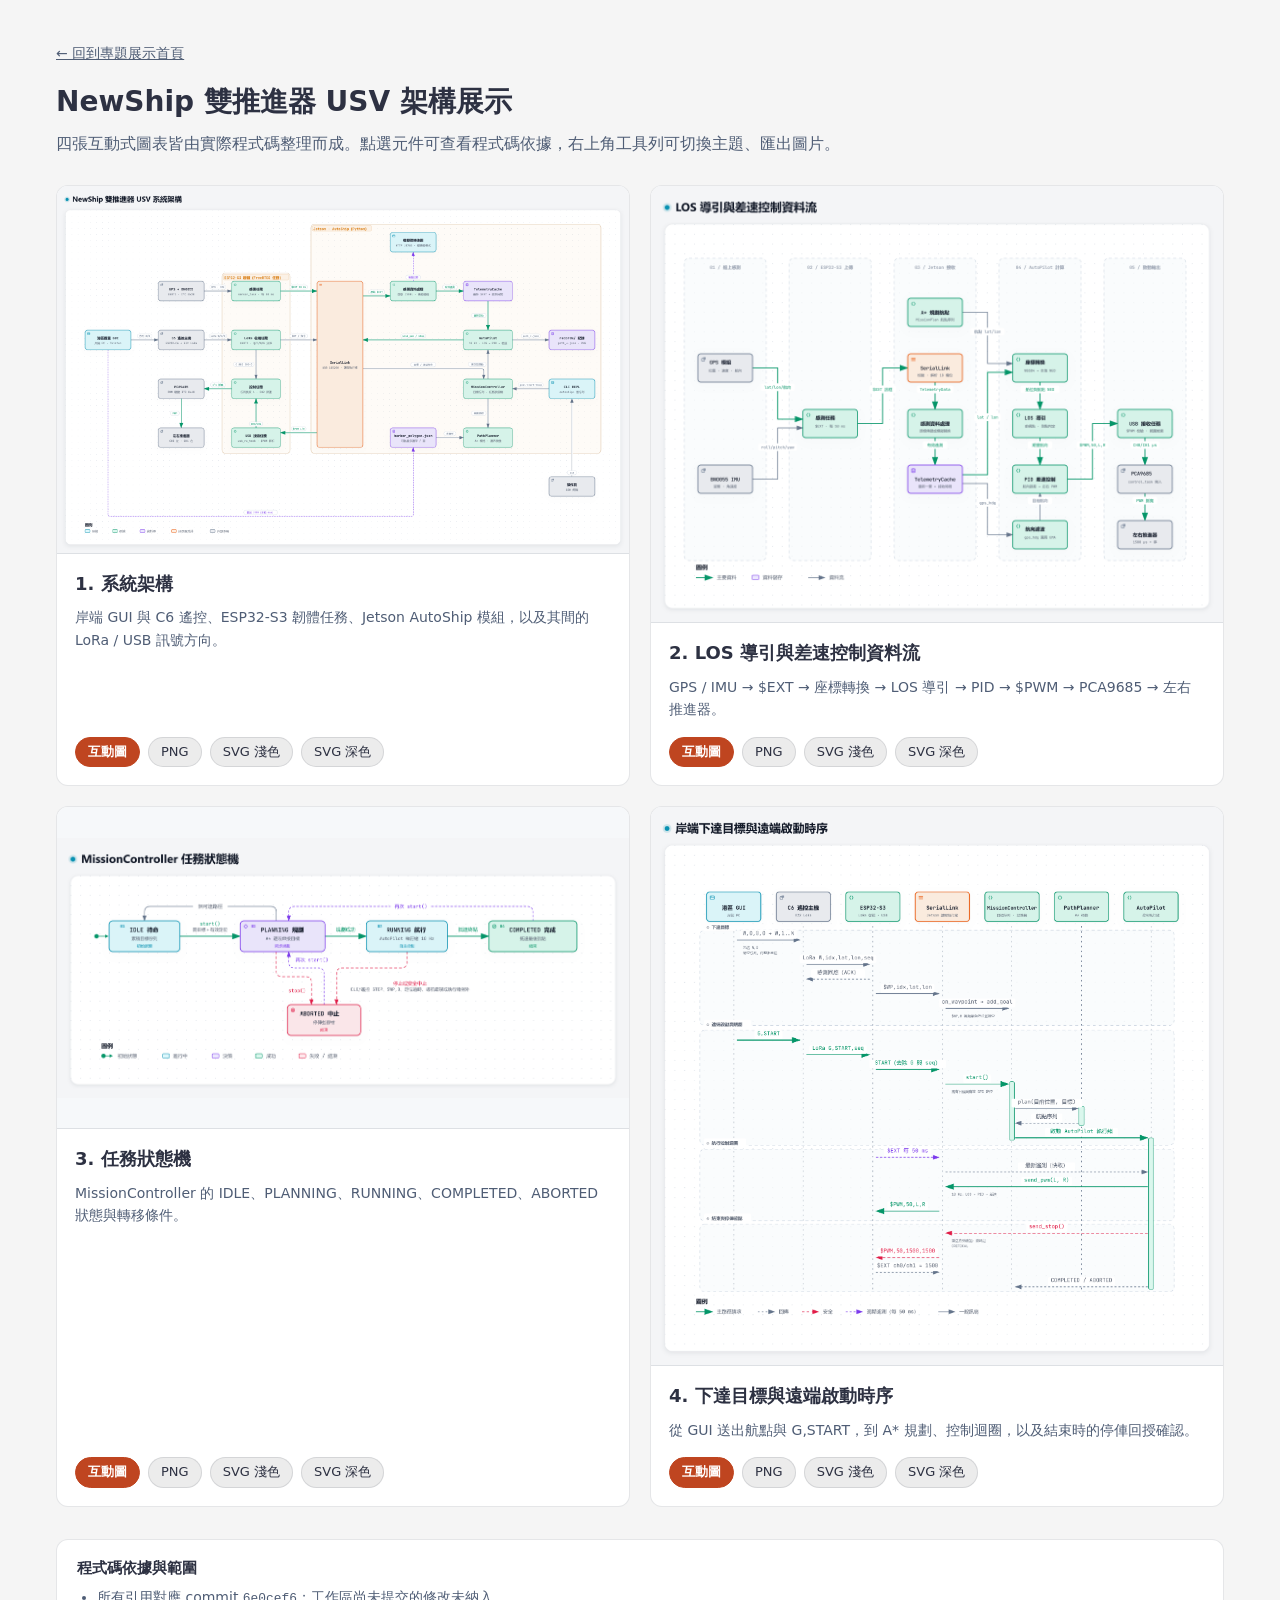
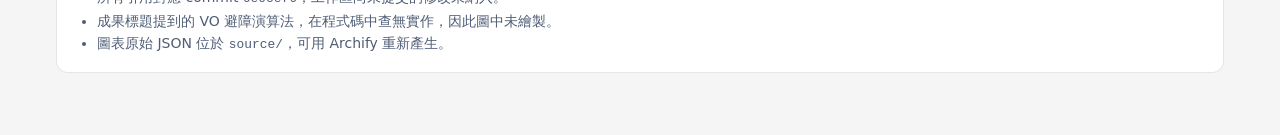
<file: docs/architecture/index.html>
<!doctype html>
<html lang="zh-Hant-TW">
<head>
<meta charset="utf-8">
<meta name="viewport" content="width=device-width, initial-scale=1">
<title>NewShip 架構展示</title>
<style>
  :root {
    --bg: #f5f5f5; --panel: #ffffff; --ink: #2d3142; --muted: #4f5d75;
    --line: rgba(45, 49, 66, 0.12); --accent: #bf4520; --accent-ink: #ffffff; --chip: #ececec;
  }
  @media (prefers-color-scheme: dark) {
    :root:not([data-theme="light"]) {
      --bg: #23262f; --panel: #2a2e3b; --ink: #f5f5f5; --muted: #bfc0c0;
      --line: rgba(245, 245, 245, 0.12); --accent: #f08a59; --accent-ink: #23262f; --chip: #2d3142;
    }
  }
  :root[data-theme="dark"] {
    --bg: #23262f; --panel: #2a2e3b; --ink: #f5f5f5; --muted: #bfc0c0;
    --line: rgba(245, 245, 245, 0.12); --accent: #f08a59; --accent-ink: #23262f; --chip: #2d3142;
  }
  * { box-sizing: border-box; }
  body { margin: 0; background: var(--bg); color: var(--ink);
    font-family: "Geist", "Noto Sans TC", "PingFang TC", "Microsoft JhengHei", system-ui, sans-serif; line-height: 1.6; }
  .back { display: inline-block; margin-bottom: 16px; font-size: 14px; color: var(--muted); }
  main { max-width: 1200px; margin: 0 auto; padding: 40px 16px 64px; }
  h1 { font-size: 28px; margin: 0 0 6px; }
  .lead { color: var(--muted); margin: 0 0 28px; }
  .grid { display: grid; grid-template-columns: repeat(auto-fill, minmax(min(100%, 540px), 1fr)); gap: 20px; }
  .card { background: var(--panel); border: 1px solid var(--line); border-radius: 12px; overflow: hidden;
    display: flex; flex-direction: column; }
  .thumb { aspect-ratio: 16 / 9; background: #f6f8fa; border-bottom: 1px solid var(--line);
    display: flex; align-items: center; justify-content: center; }
  .thumb img { max-width: 100%; max-height: 100%; object-fit: contain; }
  .body { padding: 16px 18px 18px; display: flex; flex-direction: column; gap: 8px; flex: 1; }
  .body h2 { font-size: 18px; margin: 0; }
  .body p { margin: 0; color: var(--muted); font-size: 14px; }
  .links { display: flex; flex-wrap: wrap; gap: 8px; margin-top: auto; padding-top: 8px; }
  .links a { font-size: 13px; text-decoration: none; color: var(--ink); background: var(--chip);
    border: 1px solid var(--line); border-radius: 999px; padding: 4px 12px; }
  .links a.primary { background: var(--accent); color: var(--accent-ink); border-color: var(--accent); font-weight: 600; }
  .note { margin-top: 32px; background: var(--panel); border: 1px solid var(--line); border-radius: 12px; padding: 16px 20px; font-size: 14px; }
  .note h3 { margin: 0 0 6px; font-size: 15px; }
  .note ul { margin: 0; padding-left: 20px; color: var(--muted); }
  code { font-family: ui-monospace, Consolas, monospace; font-size: 0.92em; }
</style>
</head>
<body>
<main>
  <a class="back" href="../index.html#architecture">← 回到專題展示首頁</a>
  <h1>NewShip 雙推進器 USV 架構展示</h1>
  <p class="lead">四張互動式圖表皆由實際程式碼整理而成。點選元件可查看程式碼依據，右上角工具列可切換主題、匯出圖片。</p>

  <div class="grid">
    <article class="card">
      <div class="thumb"><img src="exports/01-system-architecture.png" alt="系統架構圖縮圖"></div>
      <div class="body">
        <h2>1. 系統架構</h2>
        <p>岸端 GUI 與 C6 遙控、ESP32-S3 韌體任務、Jetson AutoShip 模組，以及其間的 LoRa / USB 訊號方向。</p>
        <div class="links">
          <a class="primary" href="01-system-architecture.html">互動圖</a>
          <a href="exports/01-system-architecture.png">PNG</a>
          <a href="exports/01-system-architecture-light.svg">SVG 淺色</a>
          <a href="exports/01-system-architecture-dark.svg">SVG 深色</a>
        </div>
      </div>
    </article>
    <article class="card">
      <div class="thumb"><img src="exports/02-control-loop.png" alt="控制資料流縮圖"></div>
      <div class="body">
        <h2>2. LOS 導引與差速控制資料流</h2>
        <p>GPS / IMU → $EXT → 座標轉換 → LOS 導引 → PID → $PWM → PCA9685 → 左右推進器。</p>
        <div class="links">
          <a class="primary" href="02-control-loop.html">互動圖</a>
          <a href="exports/02-control-loop.png">PNG</a>
          <a href="exports/02-control-loop-light.svg">SVG 淺色</a>
          <a href="exports/02-control-loop-dark.svg">SVG 深色</a>
        </div>
      </div>
    </article>
    <article class="card">
      <div class="thumb"><img src="exports/03-mission-lifecycle.png" alt="任務狀態機縮圖"></div>
      <div class="body">
        <h2>3. 任務狀態機</h2>
        <p>MissionController 的 IDLE、PLANNING、RUNNING、COMPLETED、ABORTED 狀態與轉移條件。</p>
        <div class="links">
          <a class="primary" href="03-mission-lifecycle.html">互動圖</a>
          <a href="exports/03-mission-lifecycle.png">PNG</a>
          <a href="exports/03-mission-lifecycle-light.svg">SVG 淺色</a>
          <a href="exports/03-mission-lifecycle-dark.svg">SVG 深色</a>
        </div>
      </div>
    </article>
    <article class="card">
      <div class="thumb"><img src="exports/04-remote-start-sequence.png" alt="遠端啟動時序縮圖"></div>
      <div class="body">
        <h2>4. 下達目標與遠端啟動時序</h2>
        <p>從 GUI 送出航點與 G,START，到 A* 規劃、控制迴圈，以及結束時的停俥回授確認。</p>
        <div class="links">
          <a class="primary" href="04-remote-start-sequence.html">互動圖</a>
          <a href="exports/04-remote-start-sequence.png">PNG</a>
          <a href="exports/04-remote-start-sequence-light.svg">SVG 淺色</a>
          <a href="exports/04-remote-start-sequence-dark.svg">SVG 深色</a>
        </div>
      </div>
    </article>
  </div>

  <section class="note">
    <h3>程式碼依據與範圍</h3>
    <ul>
      <li>所有引用對應 commit <code>6e0cef6</code>；工作區尚未提交的修改未納入。</li>
      <li>成果標題提到的 VO 避障演算法，在程式碼中查無實作，因此圖中未繪製。</li>
      <li>圖表原始 JSON 位於 <code>source/</code>，可用 Archify 重新產生。</li>
    </ul>
  </section>
</main>
</body>
</html>
</file>
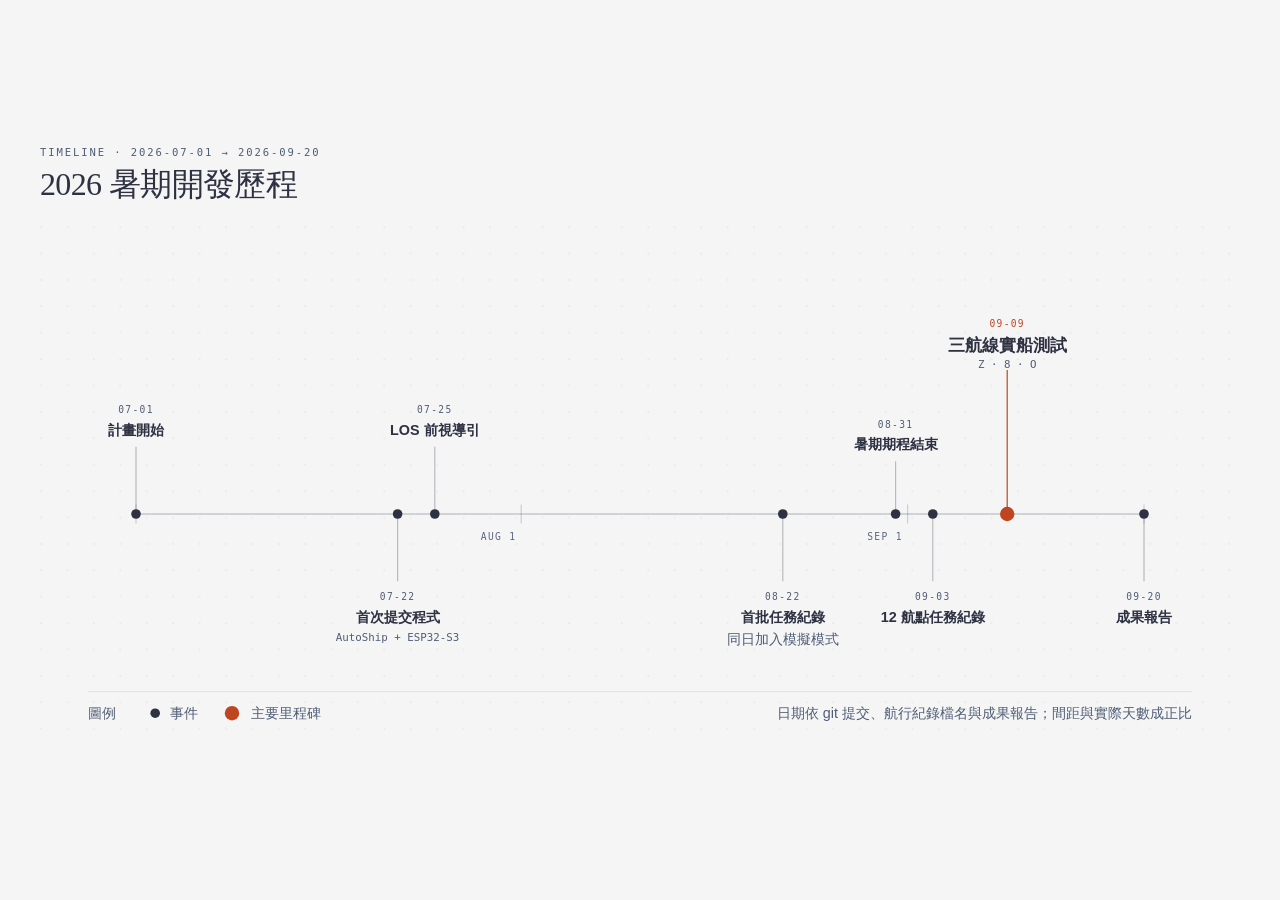
<file: docs/diagrams/dev-timeline.html>
<!DOCTYPE html>
<html lang="zh-Hant-TW">
<head>
  <meta charset="UTF-8">
  <meta name="viewport" content="width=device-width, initial-scale=1.0">
  <title>2026 暑期開發歷程</title>
  <style>
    *, *::before, *::after { box-sizing: border-box; margin: 0; padding: 0; }
    :root {
      --color-paper:   #f5f5f5;
      --color-ink:     #2d3142;
      --color-muted:   #4f5d75;
      --color-accent:  #bf4520;
      --font-sans:     'Geist', 'Noto Sans TC', 'PingFang TC', 'Microsoft JhengHei', system-ui, sans-serif;
      --font-serif:    'Instrument Serif', 'Noto Serif TC', serif;
      --font-mono:     'Geist Mono', ui-monospace, monospace;
    }
    body {
      font-family: var(--font-sans);
      background: var(--color-paper);
      color: var(--color-ink);
      min-height: 100vh;
      display: flex;
      align-items: center;
      justify-content: center;
      padding: 3rem 2rem;
    }
    .frame { max-width: 1200px; width: 100%; }
    .diagram-container { width: 100%; overflow-x: auto; }
    .eyebrow {
      font-family: var(--font-mono);
      font-size: 0.66rem;
      font-weight: 500;
      letter-spacing: 0.18em;
      text-transform: uppercase;
      color: var(--color-muted);
      margin-bottom: 0.5rem;
    }
    h1 {
      font-family: var(--font-serif);
      font-size: clamp(1.5rem, 2.4vw + 0.75rem, 2rem);
      font-weight: 400;
      letter-spacing: -0.02em;
      line-height: 1.15;
      margin-bottom: 1.5rem;
    }
    svg { width: 100%; min-width: 1000px; display: block; }
    @media print {
      .diagram-container { overflow-x: visible; }
      svg { min-width: 0; }
    }
  </style>
</head>
<body>
  <div class="frame">
    <p class="eyebrow">Timeline · 2026-07-01 → 2026-09-20</p>
    <h1>2026 暑期開發歷程</h1>

    <div class="diagram-container">
      <svg viewBox="0 0 1000 440" xmlns="http://www.w3.org/2000/svg" role="img" aria-labelledby="dev-timeline-title dev-timeline-desc">
        <title id="dev-timeline-title">2026 暑期開發歷程</title>
        <desc id="dev-timeline-desc">從 2026 年 7 月 1 日計畫開始，經程式提交、LOS 導引、任務紀錄，到 9 月 9 日三航線實船測試與 9 月 20 日成果報告的時間軸。</desc>
        <defs>
          <pattern id="dev-timeline-dots" width="22" height="22" patternUnits="userSpaceOnUse">
            <circle cx="1" cy="1" r="0.9" fill="rgba(45,49,66,0.10)"/>
          </pattern>
        </defs>

        <rect width="100%" height="100%" fill="#f5f5f5"/>
        <rect width="100%" height="100%" fill="url(#dev-timeline-dots)" opacity="0.55"/>

        <!-- Baseline: 81 days over 840px, about 10.4px per day -->
        <line x1="80" y1="240" x2="920" y2="240" stroke="rgba(79,93,117,0.45)" stroke-width="1"/>
        <line x1="80" y1="232" x2="80" y2="248" stroke="rgba(45,49,66,0.20)" stroke-width="1"/>
        <line x1="920" y1="232" x2="920" y2="248" stroke="rgba(45,49,66,0.20)" stroke-width="1"/>

        <!-- Month ticks -->
        <line x1="401" y1="232" x2="401" y2="248" stroke="rgba(45,49,66,0.20)" stroke-width="1"/>
        <text x="397" y="262" fill="#5a6580" font-size="8" text-anchor="end" letter-spacing="0.14em" font-family="'Geist Mono', ui-monospace, monospace">AUG 1</text>
        <line x1="723" y1="232" x2="723" y2="248" stroke="rgba(45,49,66,0.20)" stroke-width="1"/>
        <text x="719" y="262" fill="#5a6580" font-size="8" text-anchor="end" letter-spacing="0.14em" font-family="'Geist Mono', ui-monospace, monospace">SEP 1</text>

        <!-- 07-01 project start (above) -->
        <line x1="80" y1="184" x2="80" y2="240" stroke="rgba(45,49,66,0.30)" stroke-width="1"/>
        <circle cx="80" cy="240" r="4" fill="#2d3142"/>
        <text x="80" y="156" fill="#4f5d75" font-size="8" text-anchor="middle" letter-spacing="0.14em" font-family="'Geist Mono', ui-monospace, monospace">07-01</text>
        <text x="80" y="174" fill="#2d3142" font-size="12" font-weight="600" text-anchor="middle" font-family="'Geist', 'Noto Sans TC', 'PingFang TC', 'Microsoft JhengHei', sans-serif">計畫開始</text>

        <!-- 07-22 first commit (below) -->
        <line x1="298" y1="240" x2="298" y2="296" stroke="rgba(45,49,66,0.30)" stroke-width="1"/>
        <circle cx="298" cy="240" r="4" fill="#2d3142"/>
        <text x="298" y="312" fill="#4f5d75" font-size="8" text-anchor="middle" letter-spacing="0.14em" font-family="'Geist Mono', ui-monospace, monospace">07-22</text>
        <text x="298" y="330" fill="#2d3142" font-size="12" font-weight="600" text-anchor="middle" font-family="'Geist', 'Noto Sans TC', 'PingFang TC', 'Microsoft JhengHei', sans-serif">首次提交程式</text>
        <text x="298" y="346" fill="#4f5d75" font-size="9" text-anchor="middle" font-family="'Geist Mono', ui-monospace, monospace">AutoShip + ESP32-S3</text>

        <!-- 07-25 LOS look-ahead (above) -->
        <line x1="329" y1="184" x2="329" y2="240" stroke="rgba(45,49,66,0.30)" stroke-width="1"/>
        <circle cx="329" cy="240" r="4" fill="#2d3142"/>
        <text x="329" y="156" fill="#4f5d75" font-size="8" text-anchor="middle" letter-spacing="0.14em" font-family="'Geist Mono', ui-monospace, monospace">07-25</text>
        <text x="329" y="174" fill="#2d3142" font-size="12" font-weight="600" text-anchor="middle" font-family="'Geist', 'Noto Sans TC', 'PingFang TC', 'Microsoft JhengHei', sans-serif">LOS 前視導引</text>

        <!-- 08-22 first mission records + simulation (below) -->
        <line x1="619" y1="240" x2="619" y2="296" stroke="rgba(45,49,66,0.30)" stroke-width="1"/>
        <circle cx="619" cy="240" r="4" fill="#2d3142"/>
        <text x="619" y="312" fill="#4f5d75" font-size="8" text-anchor="middle" letter-spacing="0.14em" font-family="'Geist Mono', ui-monospace, monospace">08-22</text>
        <text x="619" y="330" fill="#2d3142" font-size="12" font-weight="600" text-anchor="middle" font-family="'Geist', 'Noto Sans TC', 'PingFang TC', 'Microsoft JhengHei', sans-serif">首批任務紀錄</text>
        <text x="619" y="348" fill="#4f5d75" font-size="12" text-anchor="middle" font-family="'Geist', 'Noto Sans TC', 'PingFang TC', 'Microsoft JhengHei', sans-serif">同日加入模擬模式</text>

        <!-- 08-31 summer programme ends (above) -->
        <line x1="713" y1="196" x2="713" y2="240" stroke="rgba(45,49,66,0.30)" stroke-width="1"/>
        <circle cx="713" cy="240" r="4" fill="#2d3142"/>
        <text x="713" y="168" fill="#4f5d75" font-size="8" text-anchor="middle" letter-spacing="0.14em" font-family="'Geist Mono', ui-monospace, monospace">08-31</text>
        <text x="713" y="186" fill="#2d3142" font-size="12" font-weight="600" text-anchor="middle" font-family="'Geist', 'Noto Sans TC', 'PingFang TC', 'Microsoft JhengHei', sans-serif">暑期期程結束</text>

        <!-- 09-03 twelve-waypoint record (below) -->
        <line x1="744" y1="240" x2="744" y2="296" stroke="rgba(45,49,66,0.30)" stroke-width="1"/>
        <circle cx="744" cy="240" r="4" fill="#2d3142"/>
        <text x="744" y="312" fill="#4f5d75" font-size="8" text-anchor="middle" letter-spacing="0.14em" font-family="'Geist Mono', ui-monospace, monospace">09-03</text>
        <text x="744" y="330" fill="#2d3142" font-size="12" font-weight="600" text-anchor="middle" font-family="'Geist', 'Noto Sans TC', 'PingFang TC', 'Microsoft JhengHei', sans-serif">12 航點任務紀錄</text>

        <!-- 09-09 three-route sea trial (above, focal) -->
        <line x1="806" y1="120" x2="806" y2="240" stroke="#bf4520" stroke-width="1"/>
        <circle cx="806" cy="240" r="6" fill="#bf4520"/>
        <text x="806" y="84" fill="#bf4520" font-size="8" text-anchor="middle" letter-spacing="0.14em" font-family="'Geist Mono', ui-monospace, monospace">09-09</text>
        <text x="806" y="104" fill="#2d3142" font-size="14" font-weight="600" text-anchor="middle" font-family="'Geist', 'Noto Sans TC', 'PingFang TC', 'Microsoft JhengHei', sans-serif">三航線實船測試</text>
        <text x="806" y="118" fill="#4f5d75" font-size="9" text-anchor="middle" font-family="'Geist Mono', ui-monospace, monospace">Z · 8 · O</text>

        <!-- 09-20 report (below) -->
        <line x1="920" y1="240" x2="920" y2="296" stroke="rgba(45,49,66,0.30)" stroke-width="1"/>
        <circle cx="920" cy="240" r="4" fill="#2d3142"/>
        <text x="920" y="312" fill="#4f5d75" font-size="8" text-anchor="middle" letter-spacing="0.14em" font-family="'Geist Mono', ui-monospace, monospace">09-20</text>
        <text x="920" y="330" fill="#2d3142" font-size="12" font-weight="600" text-anchor="middle" font-family="'Geist', 'Noto Sans TC', 'PingFang TC', 'Microsoft JhengHei', sans-serif">成果報告</text>

        <!-- Legend -->
        <line x1="40" y1="388" x2="960" y2="388" stroke="rgba(45,49,66,0.10)" stroke-width="0.8"/>
        <text x="40" y="410" fill="#4f5d75" font-size="12" font-weight="500" font-family="'Geist', 'Noto Sans TC', 'PingFang TC', 'Microsoft JhengHei', sans-serif">圖例</text>
        <circle cx="96" cy="406" r="4" fill="#2d3142"/>
        <text x="108" y="410" fill="#4f5d75" font-size="12" font-family="'Geist', 'Noto Sans TC', 'PingFang TC', 'Microsoft JhengHei', sans-serif">事件</text>
        <circle cx="160" cy="406" r="6" fill="#bf4520"/>
        <text x="176" y="410" fill="#4f5d75" font-size="12" font-family="'Geist', 'Noto Sans TC', 'PingFang TC', 'Microsoft JhengHei', sans-serif">主要里程碑</text>
        <text x="960" y="410" fill="#4f5d75" font-size="12" text-anchor="end" font-family="'Geist', 'Noto Sans TC', 'PingFang TC', 'Microsoft JhengHei', sans-serif">日期依 git 提交、航行紀錄檔名與成果報告；間距與實際天數成正比</text>
      </svg>
    </div>
  </div>
</body>
</html>
</file>
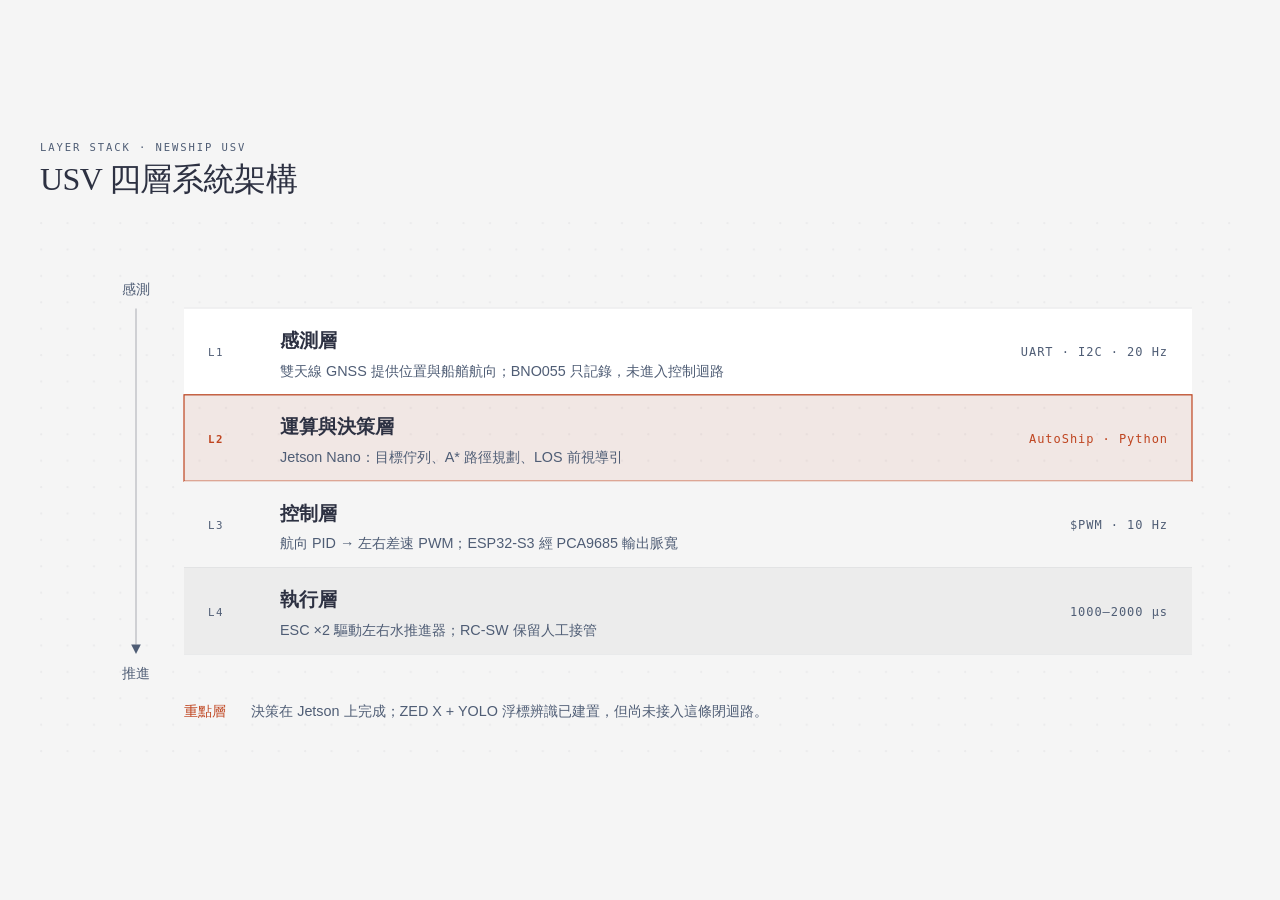
<file: docs/diagrams/usv-layers.html>
<!DOCTYPE html>
<html lang="zh-Hant-TW">
<head>
  <meta charset="UTF-8">
  <meta name="viewport" content="width=device-width, initial-scale=1.0">
  <title>USV 四層系統架構</title>
  <style>
    *, *::before, *::after { box-sizing: border-box; margin: 0; padding: 0; }
    :root {
      --color-paper:   #f5f5f5;
      --color-ink:     #2d3142;
      --color-muted:   #4f5d75;
      --color-accent:  #bf4520;
      --font-sans:     'Geist', 'Noto Sans TC', 'PingFang TC', 'Microsoft JhengHei', system-ui, sans-serif;
      --font-serif:    'Instrument Serif', 'Noto Serif TC', serif;
      --font-mono:     'Geist Mono', ui-monospace, monospace;
    }
    body {
      font-family: var(--font-sans);
      background: var(--color-paper);
      color: var(--color-ink);
      min-height: 100vh;
      display: flex;
      align-items: center;
      justify-content: center;
      padding: 3rem 2rem;
    }
    .frame { max-width: 1200px; width: 100%; }
    .diagram-container { width: 100%; overflow-x: auto; }
    .eyebrow {
      font-family: var(--font-mono);
      font-size: 0.66rem;
      font-weight: 500;
      letter-spacing: 0.18em;
      text-transform: uppercase;
      color: var(--color-muted);
      margin-bottom: 0.5rem;
    }
    h1 {
      font-family: var(--font-serif);
      font-size: clamp(1.5rem, 2.4vw + 0.75rem, 2rem);
      font-weight: 400;
      letter-spacing: -0.02em;
      line-height: 1.15;
      margin-bottom: 1.5rem;
    }
    svg { width: 100%; min-width: 1000px; display: block; }
    @media print {
      .diagram-container { overflow-x: visible; }
      svg { min-width: 0; }
    }
  </style>
</head>
<body>
  <div class="frame">
    <p class="eyebrow">Layer stack · NewShip USV</p>
    <h1>USV 四層系統架構</h1>

    <div class="diagram-container">
      <svg viewBox="0 0 1000 448" xmlns="http://www.w3.org/2000/svg" role="img" aria-labelledby="usv-layers-title usv-layers-desc">
        <title id="usv-layers-title">USV 四層系統架構</title>
        <desc id="usv-layers-desc">感測層、運算與決策層、控制層與執行層由上而下堆疊，資料從感測流向推進器，運算與決策層為重點層。</desc>
        <defs>
          <pattern id="usv-layers-dots" width="22" height="22" patternUnits="userSpaceOnUse">
            <circle cx="1" cy="1" r="0.9" fill="rgba(45,49,66,0.10)"/>
          </pattern>
        </defs>

        <rect width="100%" height="100%" fill="#f5f5f5"/>
        <rect width="100%" height="100%" fill="url(#usv-layers-dots)" opacity="0.55"/>

        <!-- Direction column: data flows from sensing down to the thrusters -->
        <text x="80" y="60" fill="#4f5d75" font-size="12" font-weight="500" text-anchor="middle" font-family="'Geist', 'Noto Sans TC', 'PingFang TC', 'Microsoft JhengHei', sans-serif">感測</text>
        <line x1="80" y1="72" x2="80" y2="352" stroke="rgba(45,49,66,0.30)" stroke-width="1"/>
        <polygon points="76,352 84,352 80,360" fill="#4f5d75"/>
        <text x="80" y="380" fill="#4f5d75" font-size="12" font-weight="500" text-anchor="middle" font-family="'Geist', 'Noto Sans TC', 'PingFang TC', 'Microsoft JhengHei', sans-serif">推進</text>

        <line x1="120" y1="72" x2="960" y2="72" stroke="rgba(45,49,66,0.12)" stroke-width="1"/>
        <line x1="120" y1="360" x2="960" y2="360" stroke="rgba(45,49,66,0.12)" stroke-width="1"/>

        <!-- L1 sensing -->
        <rect x="120" y="72" width="840" height="72" fill="#ffffff"/>
        <line x1="120" y1="144" x2="960" y2="144" stroke="rgba(45,49,66,0.12)" stroke-width="1"/>
        <text x="140" y="112" fill="#4f5d75" font-size="9" font-family="'Geist Mono', ui-monospace, monospace" letter-spacing="0.14em">L1</text>
        <text x="200" y="104" fill="#2d3142" font-size="16" font-weight="600" font-family="'Geist', 'Noto Sans TC', 'PingFang TC', 'Microsoft JhengHei', sans-serif">感測層</text>
        <text x="200" y="128" fill="#4f5d75" font-size="12" font-family="'Geist', 'Noto Sans TC', 'PingFang TC', 'Microsoft JhengHei', sans-serif">雙天線 GNSS 提供位置與船艏航向；BNO055 只記錄，未進入控制迴路</text>
        <text x="940" y="112" fill="#4f5d75" font-size="10" text-anchor="end" font-family="'Geist Mono', ui-monospace, monospace" letter-spacing="0.08em">UART · I2C · 20 Hz</text>

        <!-- L2 computing and decision (focal) -->
        <rect x="120" y="144" width="840" height="72" fill="rgba(191,69,32,0.08)"/>
        <rect x="120" y="144" width="840" height="72" fill="none" stroke="#bf4520" stroke-width="1"/>
        <text x="140" y="184" fill="#bf4520" font-size="9" font-weight="600" font-family="'Geist Mono', ui-monospace, monospace" letter-spacing="0.14em">L2</text>
        <text x="200" y="176" fill="#2d3142" font-size="16" font-weight="600" font-family="'Geist', 'Noto Sans TC', 'PingFang TC', 'Microsoft JhengHei', sans-serif">運算與決策層</text>
        <text x="200" y="200" fill="#4f5d75" font-size="12" font-family="'Geist', 'Noto Sans TC', 'PingFang TC', 'Microsoft JhengHei', sans-serif">Jetson Nano：目標佇列、A* 路徑規劃、LOS 前視導引</text>
        <text x="940" y="184" fill="#bf4520" font-size="10" text-anchor="end" font-family="'Geist Mono', ui-monospace, monospace" letter-spacing="0.08em">AutoShip · Python</text>

        <!-- L3 control -->
        <rect x="120" y="216" width="840" height="72" fill="#f5f5f5"/>
        <line x1="120" y1="288" x2="960" y2="288" stroke="rgba(45,49,66,0.12)" stroke-width="1"/>
        <text x="140" y="256" fill="#4f5d75" font-size="9" font-family="'Geist Mono', ui-monospace, monospace" letter-spacing="0.14em">L3</text>
        <text x="200" y="248" fill="#2d3142" font-size="16" font-weight="600" font-family="'Geist', 'Noto Sans TC', 'PingFang TC', 'Microsoft JhengHei', sans-serif">控制層</text>
        <text x="200" y="272" fill="#4f5d75" font-size="12" font-family="'Geist', 'Noto Sans TC', 'PingFang TC', 'Microsoft JhengHei', sans-serif">航向 PID → 左右差速 PWM；ESP32-S3 經 PCA9685 輸出脈寬</text>
        <text x="940" y="256" fill="#4f5d75" font-size="10" text-anchor="end" font-family="'Geist Mono', ui-monospace, monospace" letter-spacing="0.08em">$PWM · 10 Hz</text>

        <!-- L4 actuation -->
        <rect x="120" y="288" width="840" height="72" fill="#ececec"/>
        <text x="140" y="328" fill="#4f5d75" font-size="9" font-family="'Geist Mono', ui-monospace, monospace" letter-spacing="0.14em">L4</text>
        <text x="200" y="320" fill="#2d3142" font-size="16" font-weight="600" font-family="'Geist', 'Noto Sans TC', 'PingFang TC', 'Microsoft JhengHei', sans-serif">執行層</text>
        <text x="200" y="344" fill="#4f5d75" font-size="12" font-family="'Geist', 'Noto Sans TC', 'PingFang TC', 'Microsoft JhengHei', sans-serif">ESC ×2 驅動左右水推進器；RC-SW 保留人工接管</text>
        <text x="940" y="328" fill="#4f5d75" font-size="10" text-anchor="end" font-family="'Geist Mono', ui-monospace, monospace" letter-spacing="0.08em">1000–2000 µs</text>

        <!-- Caption -->
        <text x="120" y="412" fill="#bf4520" font-size="12" font-weight="500" font-family="'Geist', 'Noto Sans TC', 'PingFang TC', 'Microsoft JhengHei', sans-serif">重點層</text>
        <text x="176" y="412" fill="#4f5d75" font-size="12" font-family="'Geist', 'Noto Sans TC', 'PingFang TC', 'Microsoft JhengHei', sans-serif">決策在 Jetson 上完成；ZED X + YOLO 浮標辨識已建置，但尚未接入這條閉迴路。</text>
      </svg>
    </div>
  </div>
</body>
</html>
</file>
<file: docs/assets/css/site.css>
/* NewShip showcase — editorial skin shared with the diagram-design figures. */
:root {
  --paper: #f5f5f5;
  --paper-2: #ececec;
  --card: #ffffff;
  --ink: #2d3142;
  --muted: #4f5d75;
  --soft: #5a6580;
  --rule: rgba(45, 49, 66, 0.12);
  --rule-solid: #bfc0c0;
  --accent: #bf4520;
  --accent-tint: rgba(191, 69, 32, 0.08);
  --link: #2e5aa8;
  --series-2: #5e7a9b;
  --sage: #6b7f5e;
  --font-sans: "Geist", "Noto Sans TC", "PingFang TC", "Microsoft JhengHei", system-ui, sans-serif;
  --font-serif: "Instrument Serif", "Noto Serif TC", "Songti TC", serif;
  --font-mono: "Geist Mono", ui-monospace, "Cascadia Mono", Consolas, monospace;
  --max: 1120px;
  color-scheme: light;
}

@media (prefers-color-scheme: dark) {
  :root:not([data-theme="light"]) {
    --paper: #23262f;
    --paper-2: #2d3142;
    --card: #2a2e3b;
    --ink: #f5f5f5;
    --muted: #bfc0c0;
    --soft: #a3abbd;
    --rule: rgba(245, 245, 245, 0.12);
    --rule-solid: rgba(191, 192, 192, 0.25);
    --accent: #f08a59;
    --accent-tint: rgba(240, 138, 89, 0.10);
    --link: #8fb3ea;
    --series-2: #82a0c0;
    --sage: #9caf8f;
    color-scheme: dark;
  }
}
:root[data-theme="dark"] {
  --paper: #23262f;
  --paper-2: #2d3142;
  --card: #2a2e3b;
  --ink: #f5f5f5;
  --muted: #bfc0c0;
  --soft: #a3abbd;
  --rule: rgba(245, 245, 245, 0.12);
  --rule-solid: rgba(191, 192, 192, 0.25);
  --accent: #f08a59;
  --accent-tint: rgba(240, 138, 89, 0.10);
  --link: #8fb3ea;
  --series-2: #82a0c0;
  --sage: #9caf8f;
  color-scheme: dark;
}

*, *::before, *::after { box-sizing: border-box; }
html { scroll-behavior: smooth; scroll-padding-top: 64px; }
@media (prefers-reduced-motion: reduce) { html { scroll-behavior: auto; } }
body {
  margin: 0;
  background: var(--paper);
  color: var(--ink);
  font-family: var(--font-sans);
  font-size: 16px;
  line-height: 1.75;
  -webkit-text-size-adjust: 100%;
}
img { max-width: 100%; height: auto; display: block; }
a { color: var(--link); text-underline-offset: 3px; }
a:hover { text-decoration-thickness: 2px; }
:focus-visible { outline: 2px solid var(--accent); outline-offset: 2px; }
code, .mono { font-family: var(--font-mono); font-size: 0.9em; }
.skip { position: absolute; left: -999px; top: 8px; background: var(--card); padding: 8px 12px; z-index: 50; }
.skip:focus { left: 8px; }

/* ── top bar ─────────────────────────────────────────── */
.topbar {
  position: sticky; top: 0; z-index: 20;
  background: var(--paper);
  background: color-mix(in srgb, var(--paper) 92%, transparent);
  backdrop-filter: saturate(140%) blur(8px);
  border-bottom: 1px solid var(--rule);
}
.topbar-inner {
  max-width: var(--max); margin: 0 auto; padding: 0 16px;
  display: flex; align-items: center; gap: 16px; height: 56px;
}
.brand { font-weight: 600; color: var(--ink); text-decoration: none; white-space: nowrap; }
.brand small { font-family: var(--font-mono); color: var(--soft); font-weight: 400; margin-left: 6px; font-size: 11px; letter-spacing: 0.12em; }
.nav { display: flex; gap: 2px; overflow-x: auto; scrollbar-width: none; margin-left: auto; }
.nav::-webkit-scrollbar { display: none; }
.nav a {
  color: var(--muted); text-decoration: none; font-size: 14px; padding: 6px 10px; border-radius: 6px; white-space: nowrap;
}
.nav a:hover, .nav a[aria-current="true"] { color: var(--ink); background: var(--paper-2); }
.theme-btn {
  border: 1px solid var(--rule); background: transparent; color: var(--muted); border-radius: 6px;
  width: 34px; height: 34px; cursor: pointer; flex: none; font-size: 15px;
}
@media (max-width: 760px) {
  html { scroll-padding-top: 104px; }
  .topbar-inner { height: auto; flex-wrap: wrap; padding-top: 8px; padding-bottom: 6px; gap: 6px 12px; }
  .nav { order: 3; width: 100%; margin-left: -6px; }
  .theme-btn { margin-left: auto; }
}

/* ── layout ──────────────────────────────────────────── */
main { display: block; }
.section { max-width: var(--max); margin: 0 auto; padding: 72px 16px 8px; }
.section + .section { border-top: 1px solid var(--rule); margin-top: 56px; }
.eyebrow {
  font-family: var(--font-mono); font-size: 11px; letter-spacing: 0.18em; text-transform: uppercase;
  color: var(--soft); margin: 0 0 8px;
}
h1, h2, h3 { line-height: 1.3; margin: 0; letter-spacing: -0.01em; }
h2 { font-size: clamp(24px, 2.2vw + 14px, 32px); font-weight: 700; margin-bottom: 12px; }
h3 { font-size: 18px; font-weight: 600; margin-bottom: 8px; }
.lede { color: var(--muted); max-width: 72ch; margin: 0 0 28px; font-size: 17px; }
p { margin: 0 0 14px; }
.grid-2 { display: grid; grid-template-columns: minmax(0, 1.15fr) minmax(0, 1fr); gap: 28px; align-items: start; }
.grid-3 { display: grid; grid-template-columns: minmax(0, 1.1fr) minmax(0, 1fr) minmax(0, 0.9fr); gap: 16px; }
.grid-2 > *, .grid-3 > * { min-width: 0; }
@media (max-width: 860px) {
  .grid-2, .grid-3 { grid-template-columns: minmax(0, 1fr); }
}
.card {
  background: var(--card); border: 1px solid var(--rule); border-radius: 8px; padding: 18px 20px;
}
.card h3 { display: flex; align-items: center; gap: 8px; }
.dot { width: 8px; height: 8px; border-radius: 50%; background: var(--muted); flex: none; }
.dot.accent { background: var(--accent); }
.dot.link { background: var(--link); }
.dot.sage { background: var(--sage); }
.card ul { margin: 0; padding-left: 20px; color: var(--muted); }
.card li + li { margin-top: 4px; }
figure { margin: 0; }
figcaption { color: var(--soft); font-size: 13px; margin-top: 8px; line-height: 1.6; }
.figure-frame { background: var(--card); border: 1px solid var(--rule); border-radius: 8px; overflow: hidden; }
.figure-frame.pad { padding: 12px; background: #f5f5f5; }
.note {
  border-left: 3px solid var(--accent); background: var(--accent-tint); padding: 12px 16px; border-radius: 0 6px 6px 0;
  color: var(--ink); font-size: 15px; margin: 20px 0;
}
.source { font-family: var(--font-mono); font-size: 12px; color: var(--soft); }

/* ── hero ────────────────────────────────────────────── */
.hero { max-width: var(--max); margin: 0 auto; padding: 56px 16px 24px; }
.hero-grid { display: grid; grid-template-columns: 1.05fr 1fr; gap: 40px; align-items: center; }
.hero h1 {
  font-size: clamp(28px, 3vw + 14px, 44px); font-weight: 700; line-height: 1.25; margin: 4px 0 16px;
}
.hero .who { color: var(--muted); margin-bottom: 20px; }
.hero .who strong { color: var(--ink); }
.hero-photo { border-radius: 8px; overflow: hidden; border: 1px solid var(--rule); background: #fff; }
.chips { display: flex; flex-wrap: wrap; gap: 8px; margin-top: 4px; }
.chip {
  font-size: 13px; padding: 3px 10px; border-radius: 4px; border: 1px solid var(--rule); color: var(--muted); background: var(--card);
}
.chip.accent { border-color: var(--accent); color: var(--accent); }
@media (max-width: 860px) { .hero-grid { grid-template-columns: 1fr; gap: 24px; } }

.stats { display: grid; grid-template-columns: repeat(4, 1fr); border: 1px solid var(--rule); border-radius: 8px; background: var(--card); margin-top: 32px; }
.stat { padding: 16px 18px; border-left: 1px solid var(--rule); }
.stat:first-child { border-left: 0; }
.stat .num { font-size: 26px; font-weight: 700; font-variant-numeric: tabular-nums; line-height: 1.2; }
.stat .num small { font-size: 14px; font-weight: 500; color: var(--muted); margin-left: 2px; }
.stat .lbl { color: var(--muted); font-size: 13px; margin-top: 4px; line-height: 1.5; }
.stat.focal .num { color: var(--accent); }
@media (max-width: 760px) {
  .stats { grid-template-columns: 1fr 1fr; }
  .stat:nth-child(3) { border-left: 0; }
  .stat:nth-child(n+3) { border-top: 1px solid var(--rule); }
}

/* ── tables ──────────────────────────────────────────── */
.table-wrap { overflow-x: auto; border: 1px solid var(--rule); border-radius: 8px; background: var(--card); }
table { border-collapse: collapse; width: 100%; font-size: 14px; }
th, td { text-align: left; padding: 10px 14px; border-bottom: 1px solid var(--rule); vertical-align: top; }
th { font-weight: 600; color: var(--muted); background: var(--paper-2); white-space: nowrap; }
tr:last-child td { border-bottom: 0; }
td.num, th.num { text-align: right; font-variant-numeric: tabular-nums; white-space: nowrap; }
table.metrics { min-width: 620px; }
table.metrics td:first-child { min-width: 11em; }
td .muted { color: var(--soft); }

/* ── photo gallery ───────────────────────────────────── */
.gallery { display: grid; grid-template-columns: 1.3fr 1fr; grid-template-rows: auto auto; gap: 12px; }
.gallery figure:first-child { grid-row: span 2; }
.gallery a { display: block; border-radius: 8px; overflow: hidden; border: 1px solid var(--rule); background: #fff; }
.gallery img { width: 100%; height: 100%; object-fit: cover; }
@media (max-width: 760px) { .gallery { grid-template-columns: 1fr; } .gallery figure:first-child { grid-row: auto; } }

/* ── architecture cards ──────────────────────────────── */
.arch-grid { display: grid; grid-template-columns: repeat(2, 1fr); gap: 16px; margin-top: 20px; }
.arch-card { display: flex; flex-direction: column; text-decoration: none; color: inherit; background: var(--card); border: 1px solid var(--rule); border-radius: 8px; overflow: hidden; }
.arch-card:hover { border-color: var(--muted); }
.arch-card .thumb { aspect-ratio: 16 / 9; background: #f3f4f6; display: flex; align-items: center; justify-content: center; border-bottom: 1px solid var(--rule); }
.arch-card .thumb img { max-height: 100%; width: auto; object-fit: contain; }
.arch-card .body { padding: 14px 16px 16px; }
.arch-card .body p { color: var(--muted); font-size: 14px; margin: 0; }
.arch-card .tag { font-family: var(--font-mono); font-size: 11px; color: var(--accent); letter-spacing: 0.12em; }
@media (max-width: 760px) { .arch-grid { grid-template-columns: 1fr; } }

/* ── interactive panels ──────────────────────────────── */
.panel { background: var(--card); border: 1px solid var(--rule); border-radius: 8px; padding: 16px; }
.tabs { display: flex; gap: 6px; flex-wrap: wrap; margin-bottom: 14px; }
.tab {
  font: inherit; font-size: 14px; border: 1px solid var(--rule); background: var(--paper); color: var(--muted);
  padding: 6px 14px; border-radius: 6px; cursor: pointer;
}
.tab[aria-selected="true"] { background: var(--ink); color: var(--paper); border-color: var(--ink); }
.viewer { display: grid; grid-template-columns: minmax(0, 1.25fr) minmax(0, 1fr); gap: 16px; }
@media (max-width: 860px) { .viewer { grid-template-columns: 1fr; } }
.canvas-box { position: relative; width: 100%; background: var(--paper); border: 1px solid var(--rule); border-radius: 6px; }
.canvas-box canvas { display: block; width: 100%; height: 100%; touch-action: none; }
.canvas-box.track { aspect-ratio: 1 / 1; }
.canvas-box.chart { height: 190px; }
.canvas-box.chart.small { height: 130px; }
.legend { display: flex; flex-wrap: wrap; gap: 4px 14px; font-size: 12px; color: var(--muted); margin: 8px 0 0; }
.legend i { display: inline-block; width: 16px; height: 0; border-top: 2px solid; margin-right: 6px; vertical-align: middle; }
.legend i.dash { border-top-style: dashed; }
.controls { display: flex; align-items: center; gap: 10px; margin-top: 12px; }
.controls input[type="range"] { flex: 1; accent-color: var(--accent); min-width: 0; }
.play {
  font: inherit; font-size: 13px; border: 1px solid var(--rule); background: var(--paper); color: var(--ink);
  border-radius: 6px; padding: 5px 12px; cursor: pointer; white-space: nowrap;
}
.readout { display: grid; grid-template-columns: repeat(3, 1fr); gap: 8px; margin-top: 12px; }
.readout div { background: var(--paper); border: 1px solid var(--rule); border-radius: 6px; padding: 6px 10px; }
.readout dt { font-size: 11px; color: var(--soft); }
.readout dd { margin: 0; font-family: var(--font-mono); font-size: 14px; font-variant-numeric: tabular-nums; }
.chart-title { font-size: 13px; color: var(--muted); margin: 0 0 6px; }
.chart-title + .canvas-box { margin-bottom: 4px; }
.stack > * + * { margin-top: 14px; }

/* ── LOS demo ────────────────────────────────────────── */
.los-demo .canvas-box { aspect-ratio: 16 / 10; cursor: grab; }
.los-demo .canvas-box:active { cursor: grabbing; }
.formula {
  font-family: var(--font-mono); font-size: 14px; background: var(--paper); border: 1px solid var(--rule);
  border-radius: 6px; padding: 12px 14px; overflow-x: auto; white-space: pre; line-height: 1.7; margin: 0 0 14px;
}

/* ── diagrams ────────────────────────────────────────── */
.diagram-scroll { overflow-x: auto; border: 1px solid var(--rule); border-radius: 8px; background: #f5f5f5; }
.diagram-scroll img { min-width: 760px; width: 100%; }

/* ── footer ──────────────────────────────────────────── */
footer { border-top: 1px solid var(--rule); margin-top: 72px; }
.footer-inner { max-width: var(--max); margin: 0 auto; padding: 28px 16px 40px; color: var(--soft); font-size: 13px; }
.footer-inner p { margin: 0 0 6px; }
[hidden] { display: none !important; }
.video-frame { aspect-ratio: 16 / 9; width: 100%; border: 0; border-radius: 8px; background: #000; }
</file>
